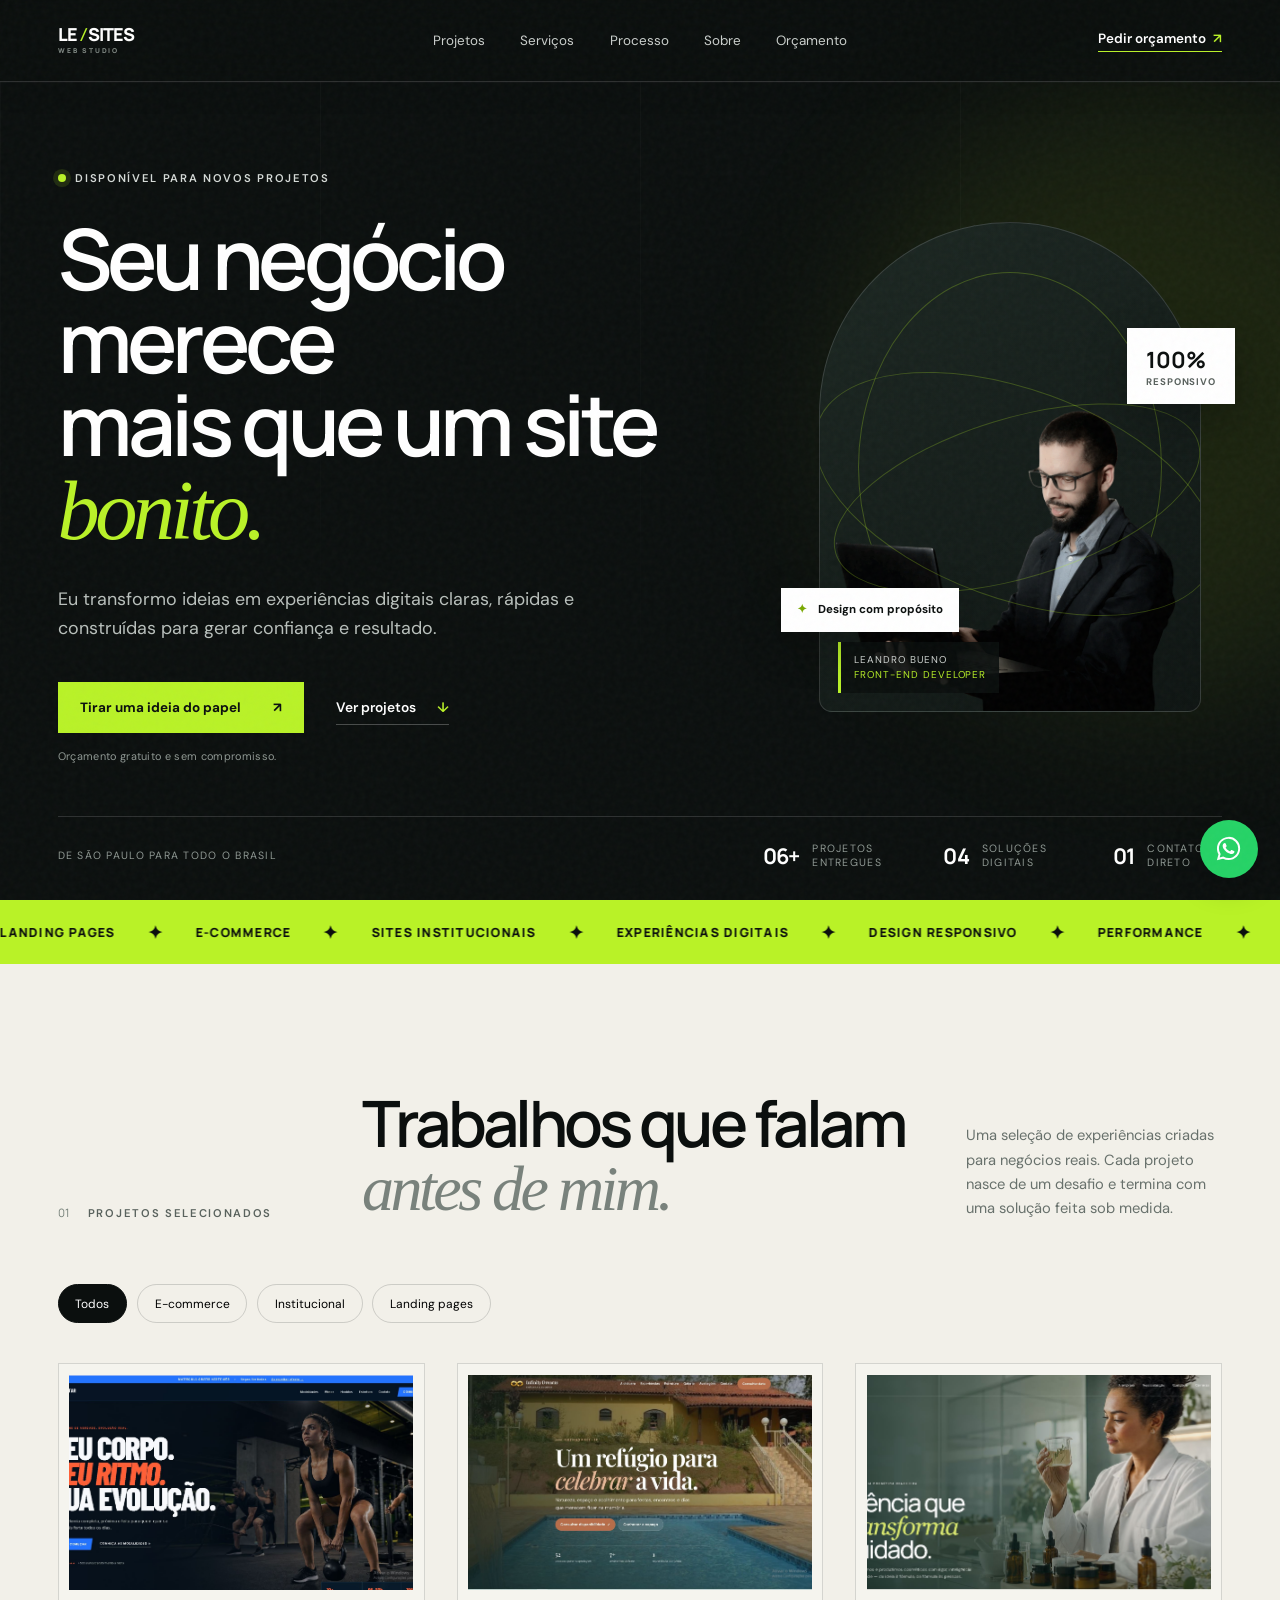
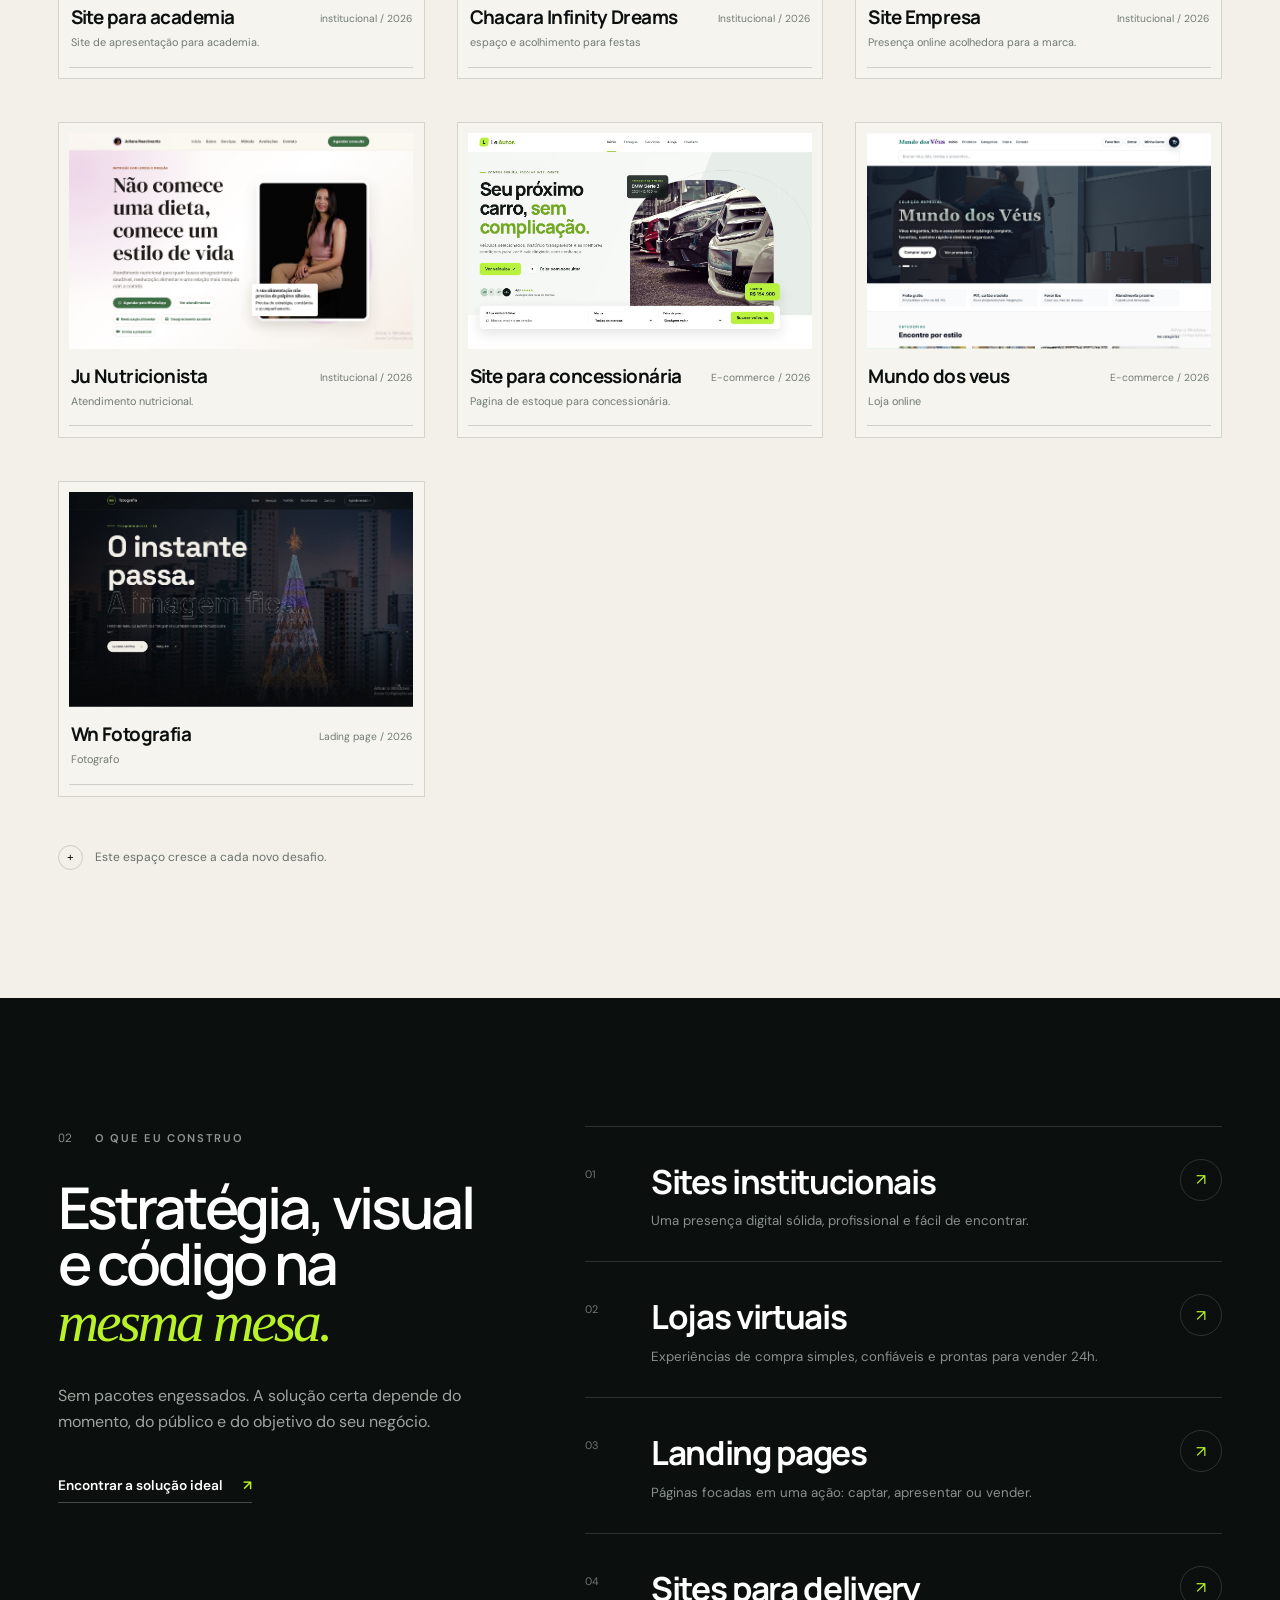
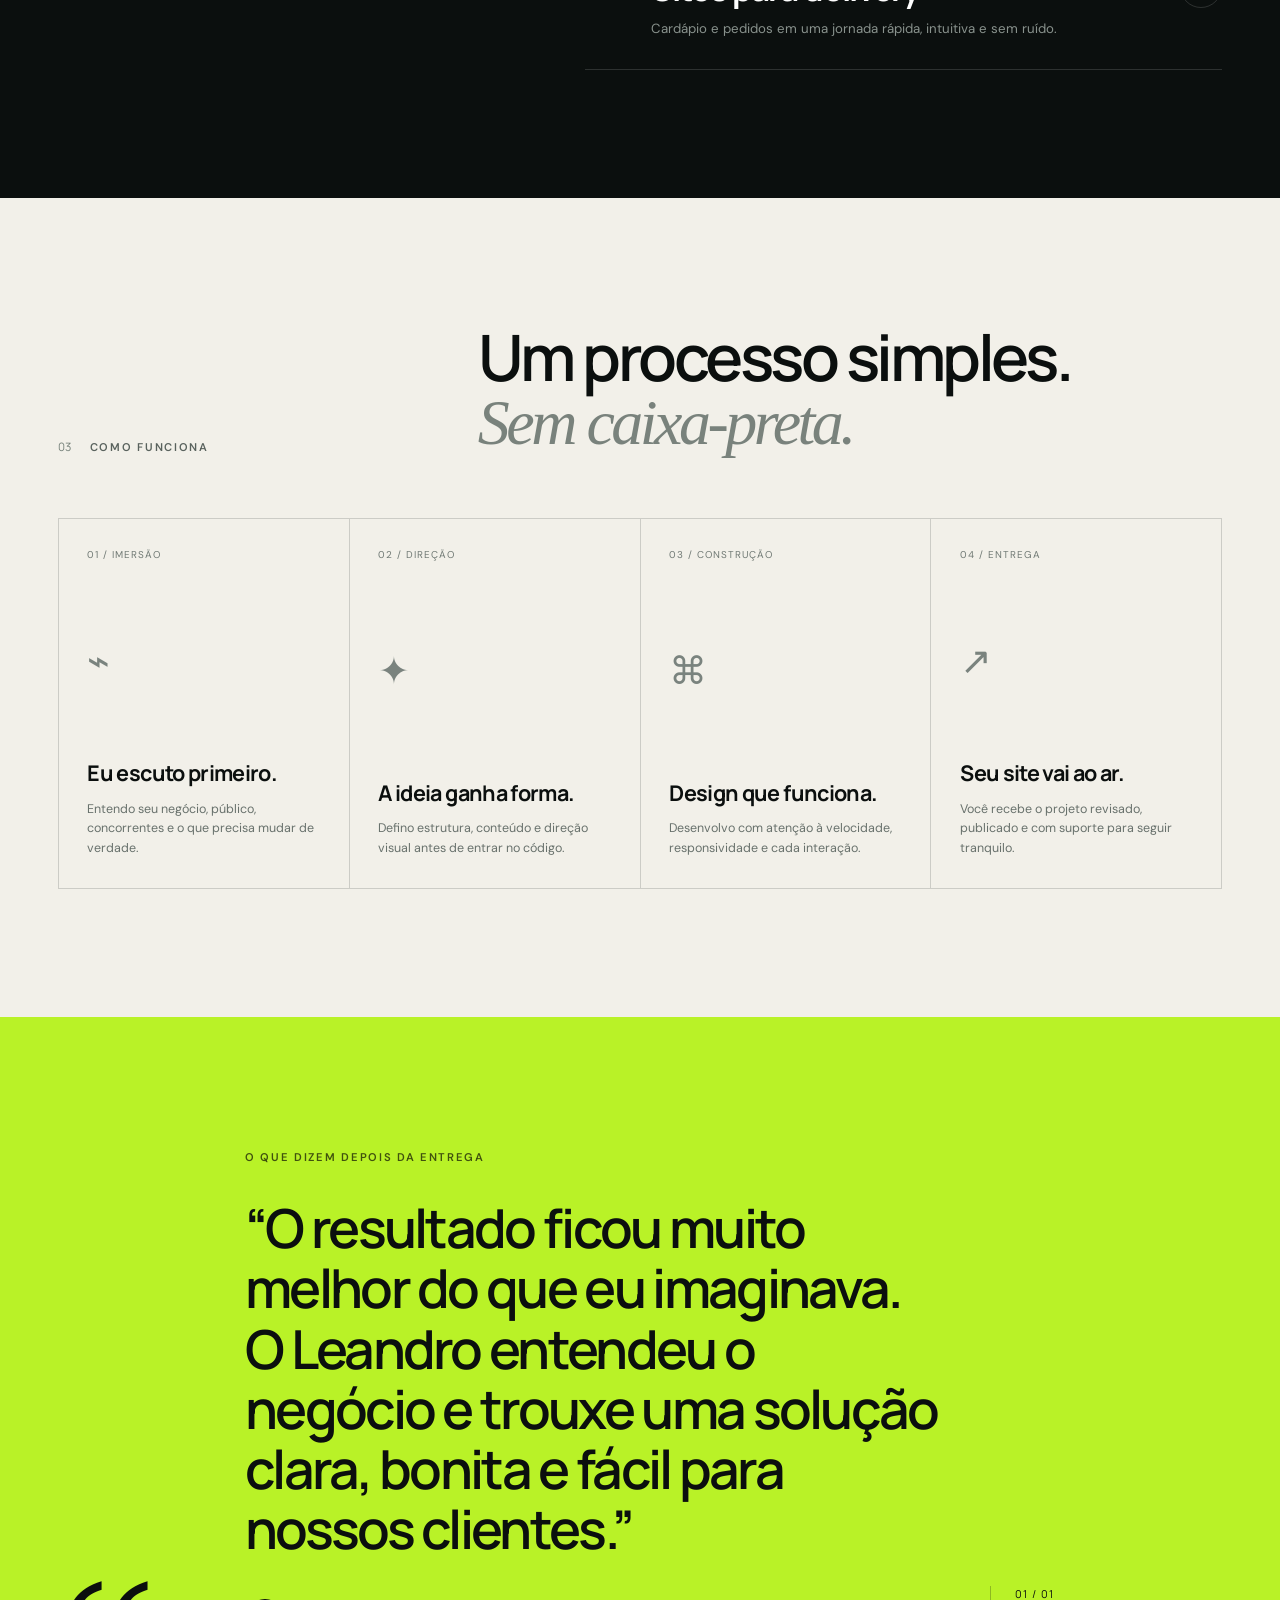
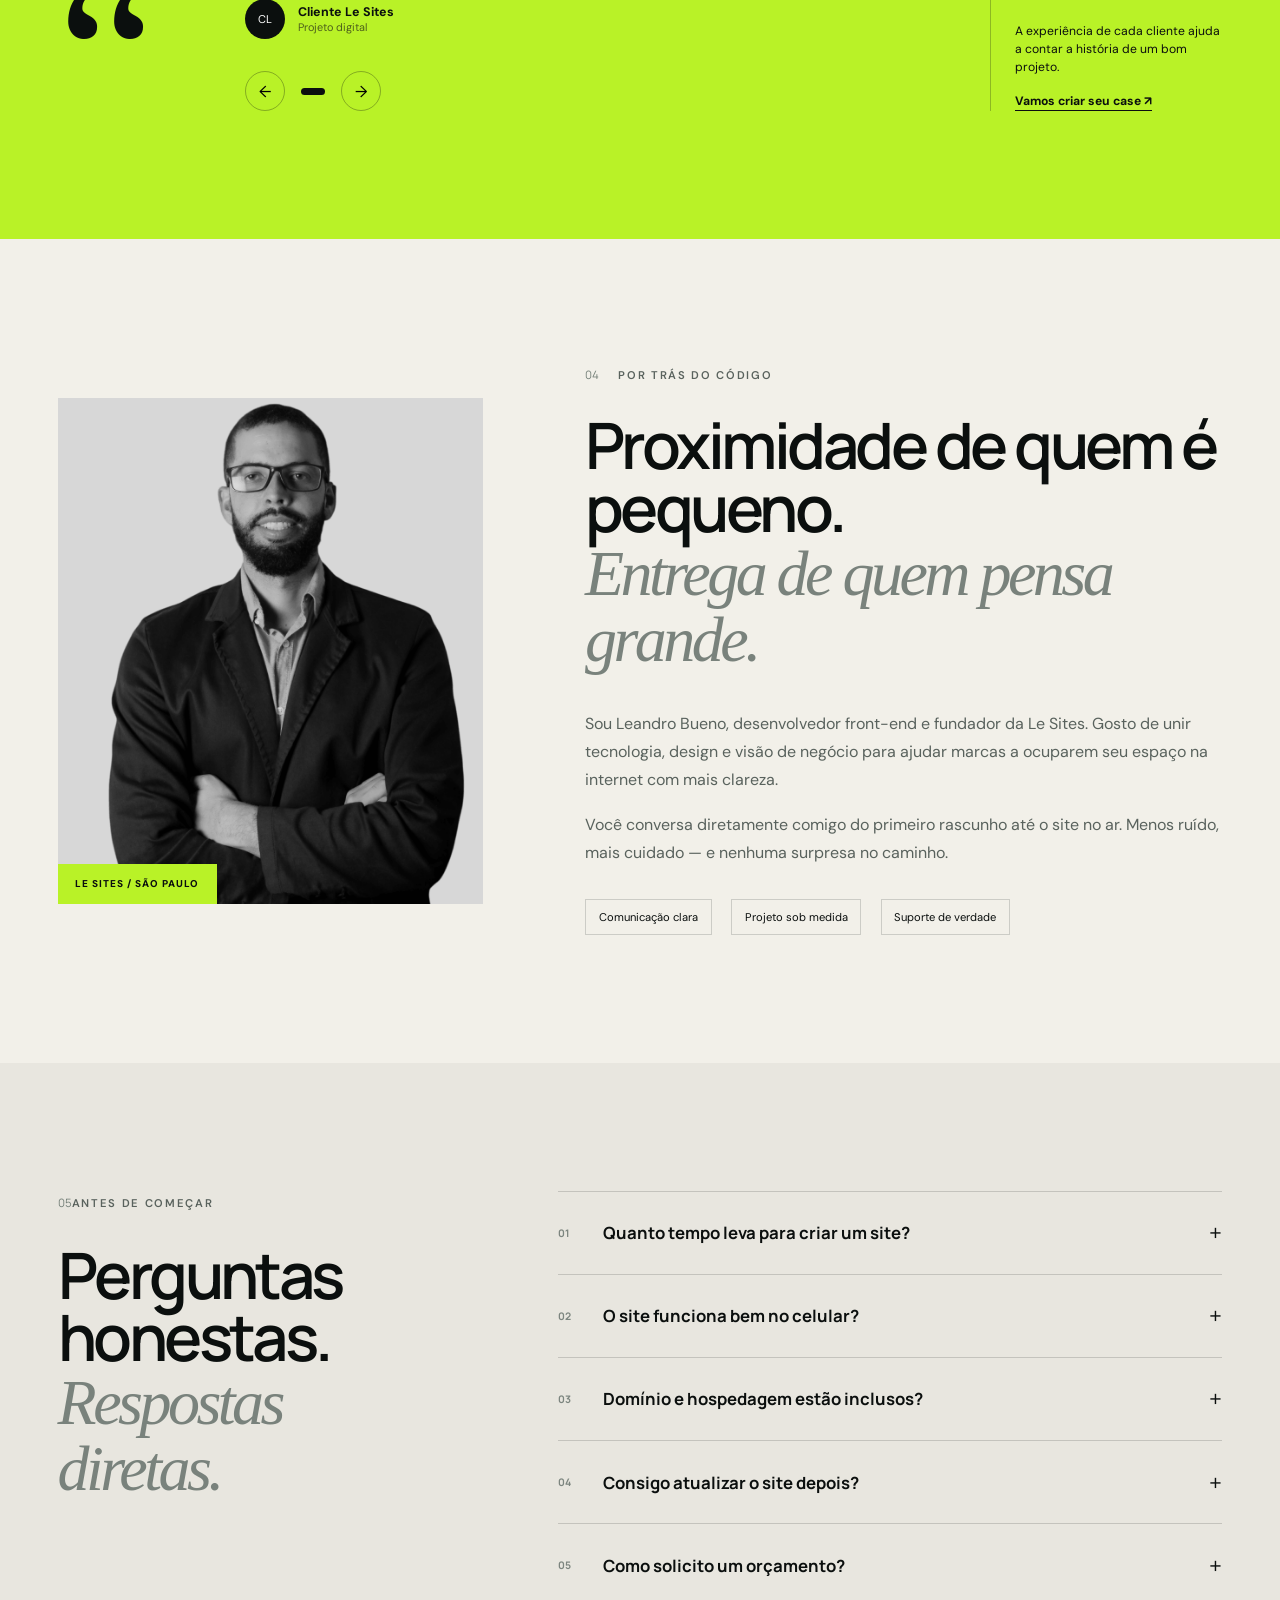
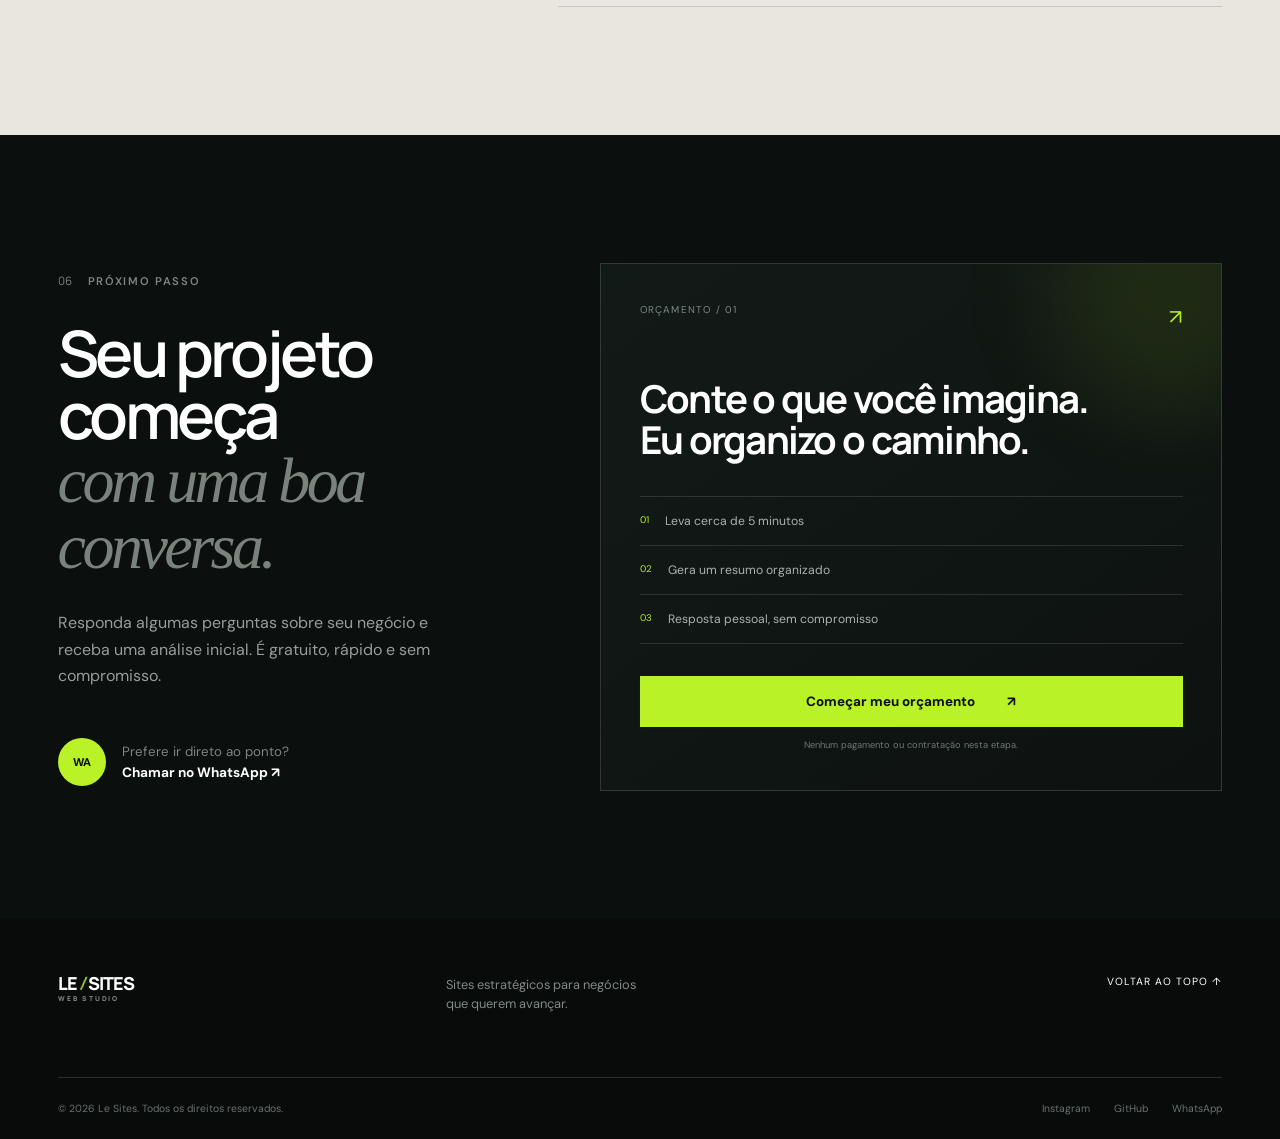
<file: index.html>
<!DOCTYPE html>
<html lang="pt-BR">
<head>
  <meta charset="UTF-8">
  <meta name="viewport" content="width=device-width, initial-scale=1.0">
  <meta name="description" content="Le Sites — sites estratégicos, lojas virtuais e landing pages que transformam presença digital em negócio.">
  <meta name="theme-color" content="#0b0f0e">
  <title>Le Sites — Sites que trabalham pelo seu negócio</title>
  <link rel="preconnect" href="https://fonts.googleapis.com">
  <link rel="preconnect" href="https://fonts.gstatic.com" crossorigin>
  <link href="https://fonts.googleapis.com/css2?family=DM+Sans:wght@400;500;600;700&family=Manrope:wght@500;600;700;800&display=swap" rel="stylesheet">
  <link rel="stylesheet" href="styles.css">
</head>
<body>
  <div class="noise" aria-hidden="true"></div>
  <header class="site-header" id="topo">
    <a class="brand brand-signature" href="#inicio" aria-label="Le Sites, início">
      <span class="brand-lockup"><strong>LE</strong><i>/</i><b>SITES</b></span><small>WEB STUDIO</small>
    </a>
    <nav class="desktop-nav" aria-label="Navegação principal">
      <a href="#projetos">Projetos</a>
      <a href="#servicos">Serviços</a>
      <a href="#processo">Processo</a>
      <a href="#sobre">Sobre</a>
      <a href="orcamento.html">Orçamento</a>
    </nav>
    <a class="header-cta" href="orcamento.html">Pedir orçamento <span>↗</span></a>
    <button class="menu-toggle" type="button" aria-label="Abrir menu" aria-expanded="false">
      <span></span><span></span>
    </button>
  </header>

  <div class="mobile-menu" aria-hidden="true">
    <nav>
      <a href="#projetos">Projetos <span>01</span></a>
      <a href="#servicos">Serviços <span>02</span></a>
      <a href="#processo">Processo <span>03</span></a>
      <a href="#sobre">Sobre <span>04</span></a>
      <a href="orcamento.html">Pedir orçamento <span>05</span></a>
      <a href="orcamento.html">Orçamento <span>06</span></a>
    </nav>
  </div>

  <main>
    <section class="hero" id="inicio">
      <div class="hero-grid" aria-hidden="true"></div>
      <div class="hero-copy reveal">
        <div class="eyebrow"><span class="status-dot"></span> Disponível para novos projetos</div>
        <h1>Seu negócio merece<br>mais que um site <em>bonito.</em></h1>
        <p>Eu transformo ideias em experiências digitais claras, rápidas e construídas para gerar confiança e resultado.</p>
        <div class="hero-actions">
          <a class="button button-primary" href="orcamento.html">Tirar uma ideia do papel <span>↗</span></a>
          <a class="text-link" href="#projetos">Ver projetos <span>↓</span></a>
        </div>
        <small class="no-commitment">Orçamento gratuito e sem compromisso.</small>
      </div>
      <div class="hero-visual reveal">
        <div class="portrait-wrap">
          <div class="portrait-label">LEANDRO BUENO<br><span>FRONT-END DEVELOPER</span></div>
          <img src="img/Perfil.png" alt="Leandro Bueno, desenvolvedor da Le Sites">
          <div class="orbit orbit-one"></div>
          <div class="orbit orbit-two"></div>
        </div>
        <div class="floating-note note-one"><span>✦</span> Design com propósito</div>
        <div class="floating-note note-two"><strong>100%</strong><span>Responsivo</span></div>
      </div>
      <div class="hero-footer reveal">
        <span>De São Paulo para todo o Brasil</span>
        <div class="hero-metrics">
          <div><strong>06+</strong><span>projetos entregues</span></div>
          <div><strong>04</strong><span>soluções digitais</span></div>
          <div><strong>01</strong><span>contato direto</span></div>
        </div>
      </div>
    </section>

    <section class="marquee" aria-label="Especialidades">
      <div class="marquee-track">
        <div class="marquee-group">
          <span>LANDING PAGES</span><i>✦</i><span>E-COMMERCE</span><i>✦</i><span>SITES INSTITUCIONAIS</span><i>✦</i><span>EXPERIÊNCIAS DIGITAIS</span><i>✦</i><span>DESIGN RESPONSIVO</span><i>✦</i><span>PERFORMANCE</span><i>✦</i><span>SEO</span><i>✦</i><span>CONVERSÃO</span><i>✦</i>
        </div>
        <div class="marquee-group" aria-hidden="true">
          <span>LANDING PAGES</span><i>✦</i><span>E-COMMERCE</span><i>✦</i><span>SITES INSTITUCIONAIS</span><i>✦</i><span>EXPERIÊNCIAS DIGITAIS</span><i>✦</i><span>DESIGN RESPONSIVO</span><i>✦</i><span>PERFORMANCE</span><i>✦</i><span>SEO</span><i>✦</i><span>CONVERSÃO</span><i>✦</i>
        </div>
      </div>
    </section>

    <section class="work section" id="projetos">
      <div class="section-heading reveal">
        <div><span class="section-number">01</span><span class="kicker">Projetos selecionados</span></div>
        <h2>Trabalhos que falam<br><em>antes de mim.</em></h2>
        <p>Uma seleção de experiências criadas para negócios reais. Cada projeto nasce de um desafio e termina com uma solução feita sob medida.</p>
      </div>
      <div class="project-filters reveal" role="group" aria-label="Filtrar projetos">
        <button class="filter is-active" data-filter="Todos">Todos</button>
        <button class="filter" data-filter="E-commerce">E-commerce</button>
        <button class="filter" data-filter="Institucional">Institucional</button>
        <button class="filter" data-filter="Landing page">Landing pages</button>
      </div>
      <div class="projects-grid" id="projectsGrid"></div>
      <p class="portfolio-note reveal"><span>+</span> Este espaço cresce a cada novo desafio.</p>
    </section>

    <section class="services section" id="servicos">
      <div class="services-intro reveal">
        <span class="section-number">02</span>
        <span class="kicker">O que eu construo</span>
        <h2>Estratégia, visual<br>e código na <em>mesma mesa.</em></h2>
        <p>Sem pacotes engessados. A solução certa depende do momento, do público e do objetivo do seu negócio.</p>
        <a class="text-link light" href="orcamento.html">Encontrar a solução ideal <span>↗</span></a>
      </div>
      <div class="services-list">
        <article class="service-item reveal">
          <span>01</span><div><h3>Sites institucionais</h3><p>Uma presença digital sólida, profissional e fácil de encontrar.</p></div><i>↗</i>
        </article>
        <article class="service-item reveal">
          <span>02</span><div><h3>Lojas virtuais</h3><p>Experiências de compra simples, confiáveis e prontas para vender 24h.</p></div><i>↗</i>
        </article>
        <article class="service-item reveal">
          <span>03</span><div><h3>Landing pages</h3><p>Páginas focadas em uma ação: captar, apresentar ou vender.</p></div><i>↗</i>
        </article>
        <article class="service-item reveal">
          <span>04</span><div><h3>Sites para delivery</h3><p>Cardápio e pedidos em uma jornada rápida, intuitiva e sem ruído.</p></div><i>↗</i>
        </article>
      </div>
    </section>

    <section class="process section" id="processo">
      <div class="section-heading compact reveal">
        <div><span class="section-number">03</span><span class="kicker">Como funciona</span></div>
        <h2>Um processo simples.<br><em>Sem caixa-preta.</em></h2>
      </div>
      <div class="process-grid">
        <article class="process-card reveal"><span>01 / IMERSÃO</span><div class="process-icon">⌁</div><h3>Eu escuto primeiro.</h3><p>Entendo seu negócio, público, concorrentes e o que precisa mudar de verdade.</p></article>
        <article class="process-card reveal"><span>02 / DIREÇÃO</span><div class="process-icon">✦</div><h3>A ideia ganha forma.</h3><p>Defino estrutura, conteúdo e direção visual antes de entrar no código.</p></article>
        <article class="process-card reveal"><span>03 / CONSTRUÇÃO</span><div class="process-icon">⌘</div><h3>Design que funciona.</h3><p>Desenvolvo com atenção à velocidade, responsividade e cada interação.</p></article>
        <article class="process-card reveal"><span>04 / ENTREGA</span><div class="process-icon">↗</div><h3>Seu site vai ao ar.</h3><p>Você recebe o projeto revisado, publicado e com suporte para seguir tranquilo.</p></article>
      </div>
    </section>

    <section class="testimonial section" id="avaliacoes" aria-label="Avaliações de clientes">
      <div class="quote-mark">“</div>
      <div class="testimonial-content reveal">
        <span class="kicker">O que dizem depois da entrega</span>
        <div class="testimonial-slide" id="testimonialSlide" aria-live="polite"></div>
        <div class="testimonial-controls">
          <button type="button" id="testimonialPrev" aria-label="Avaliação anterior">←</button>
          <div id="testimonialDots" class="testimonial-dots" aria-label="Selecionar avaliação"></div>
          <button type="button" id="testimonialNext" aria-label="Próxima avaliação">→</button>
        </div>
      </div>
      <div class="testimonial-side reveal">
        <span id="testimonialCounter">01 / 01</span>
        <p>A experiência de cada cliente ajuda a contar a história de um bom projeto.</p>
        <a href="orcamento.html">Vamos criar seu case <span>↗</span></a>
      </div>
    </section>

    <section class="about section" id="sobre">
      <div class="about-photo reveal">
        <img src="img/Capturar.png" alt="Leandro Bueno trabalhando em um projeto">
        <span class="photo-caption">LE SITES / SÃO PAULO</span>
      </div>
      <div class="about-copy reveal">
        <div><span class="section-number">04</span><span class="kicker">Por trás do código</span></div>
        <h2>Proximidade de quem é pequeno.<br><em>Entrega de quem pensa grande.</em></h2>
        <p>Sou Leandro Bueno, desenvolvedor front-end e fundador da Le Sites. Gosto de unir tecnologia, design e visão de negócio para ajudar marcas a ocuparem seu espaço na internet com mais clareza.</p>
        <p>Você conversa diretamente comigo do primeiro rascunho até o site no ar. Menos ruído, mais cuidado — e nenhuma surpresa no caminho.</p>
        <div class="about-values"><span>Comunicação clara</span><span>Projeto sob medida</span><span>Suporte de verdade</span></div>
      </div>
    </section>

    <section class="faq section">
      <div class="faq-heading reveal"><span class="section-number">05</span><span class="kicker">Antes de começar</span><h2>Perguntas honestas.<br><em>Respostas diretas.</em></h2></div>
      <div class="accordion">
        <details class="reveal"><summary><span>01</span>Quanto tempo leva para criar um site?<i>+</i></summary><p>Depende do tamanho e da complexidade. Uma landing page pode ficar pronta em poucos dias; projetos maiores pedem algumas semanas. O prazo é combinado com clareza antes do início.</p></details>
        <details class="reveal"><summary><span>02</span>O site funciona bem no celular?<i>+</i></summary><p>Sim. Todo projeto é desenvolvido para funcionar com qualidade em celulares, tablets e computadores.</p></details>
        <details class="reveal"><summary><span>03</span>Domínio e hospedagem estão inclusos?<i>+</i></summary><p>Posso orientar e cuidar de toda a configuração. Os custos de domínio e hospedagem são apresentados separadamente para que você saiba exatamente pelo que está pagando.</p></details>
        <details class="reveal"><summary><span>04</span>Consigo atualizar o site depois?<i>+</i></summary><p>Sim. A melhor forma depende do projeto: posso deixar áreas fáceis de atualizar ou fazer a manutenção para você.</p></details>
        <details class="reveal"><summary><span>05</span>Como solicito um orçamento?<i>+</i></summary><p>É só abrir a página “Pedir orçamento” ou me chamar no WhatsApp. Vou entender sua necessidade antes de propor qualquer solução — sem compromisso.</p></details>
      </div>
    </section>

    <section class="contact contact-cta section" id="contato">
      <div class="contact-copy reveal">
        <span class="section-number">06</span><span class="kicker">Próximo passo</span>
        <h2>Seu projeto começa<br><em>com uma boa conversa.</em></h2>
        <p>Responda algumas perguntas sobre seu negócio e receba uma análise inicial. É gratuito, rápido e sem compromisso.</p>
        <a class="whatsapp-direct" href="https://wa.me/5511974710821" target="_blank" rel="noopener"><span>WA</span><div><small>Prefere ir direto ao ponto?</small><strong>Chamar no WhatsApp ↗</strong></div></a>
      </div>
      <div class="proposal-card reveal">
        <div class="proposal-top"><span>ORÇAMENTO / 01</span><i>↗</i></div>
        <h3>Conte o que você imagina.<br>Eu organizo o caminho.</h3>
        <ul><li><span>01</span>Leva cerca de 5 minutos</li><li><span>02</span>Gera um resumo organizado</li><li><span>03</span>Resposta pessoal, sem compromisso</li></ul>
        <a class="button button-primary proposal-button" href="orcamento.html">Começar meu orçamento <span>↗</span></a>
        <small>Nenhum pagamento ou contratação nesta etapa.</small>
      </div>
    </section>
  </main>

  <footer>
    <div class="footer-top"><a class="brand brand-signature" href="#inicio"><span class="brand-lockup"><strong>LE</strong><i>/</i><b>SITES</b></span><small>WEB STUDIO</small></a><p>Sites estratégicos para negócios<br>que querem avançar.</p><a class="back-top" href="#inicio">VOLTAR AO TOPO ↑</a></div>
    <div class="footer-bottom"><span>© <span id="year"></span> Le Sites. Todos os direitos reservados.</span><div><a href="https://www.instagram.com/lesites/" target="_blank" rel="noopener">Instagram</a><a href="https://github.com/Lesitesdev" target="_blank" rel="noopener">GitHub</a><a href="https://wa.me/5511974710821" target="_blank" rel="noopener">WhatsApp</a></div></div>
  </footer>
  <a class="whatsapp-float" href="https://wa.me/5511974710821?text=Olá,%20Leandro!%20Quero%20conversar%20sobre%20um%20site." aria-label="Conversar no WhatsApp" target="_blank" rel="noopener"><img src="img/bxl-whatsapp.svg" alt=""><span>Vamos conversar?</span></a>
  <script src="conteudo.js"></script>
  <script src="script.js"></script>
</body>
</html>
</file>
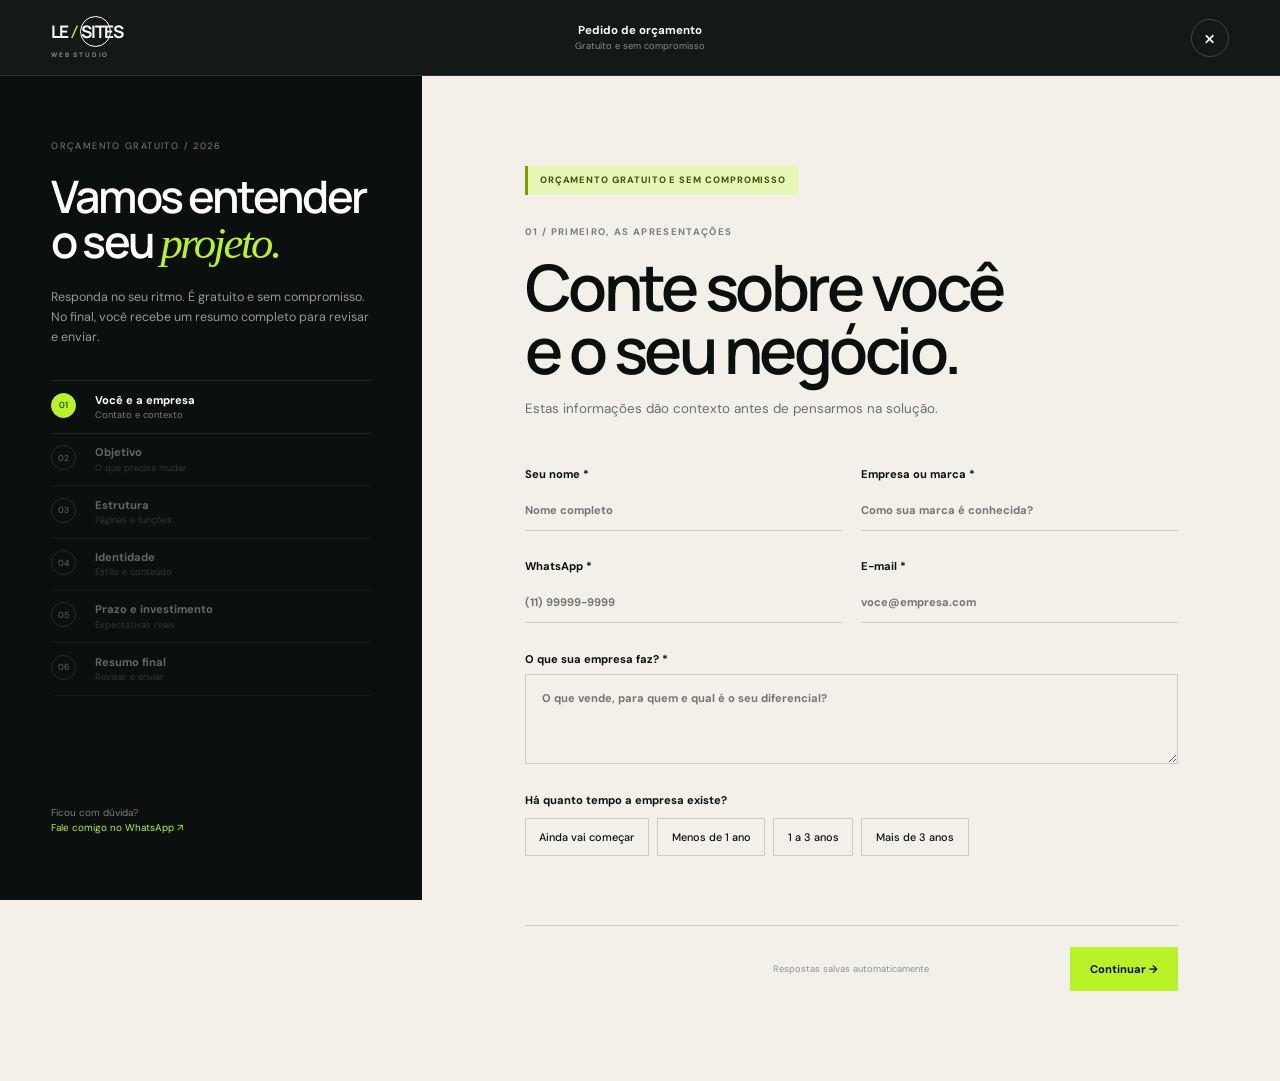
<file: briefing.html>
<!DOCTYPE html><html lang="pt-BR"><head><meta charset="UTF-8"><meta name="viewport" content="width=device-width,initial-scale=1"><meta http-equiv="refresh" content="0;url=orcamento.html"><title>Pedido de orçamento — Le Sites</title></head><body><p>Redirecionando para o <a href="orcamento.html">pedido de orçamento</a>…</p></body></html>
</file>
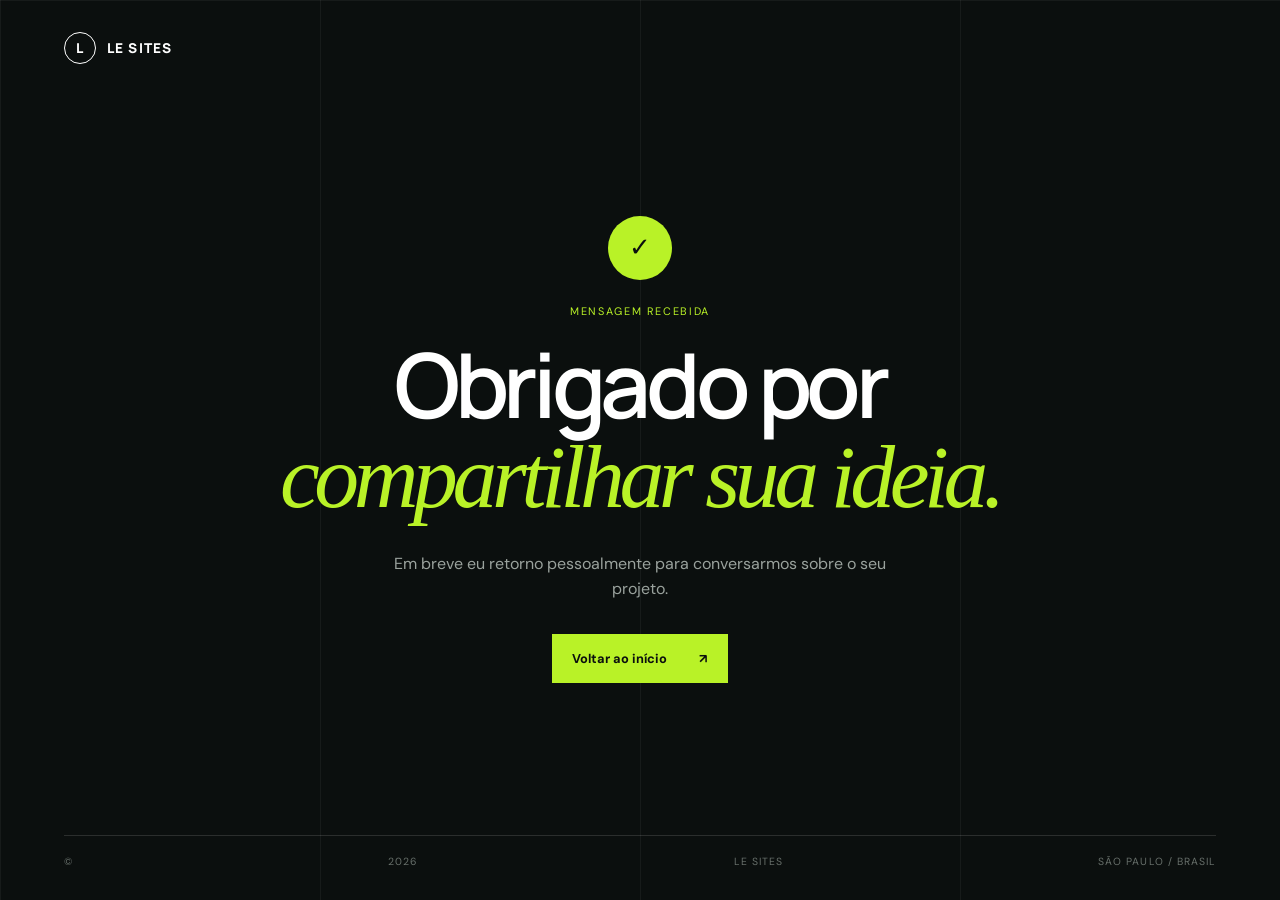
<file: Obrigado.html>
<!DOCTYPE html>
<html lang="pt-BR">
<head>
  <meta charset="UTF-8"><meta name="viewport" content="width=device-width, initial-scale=1.0">
  <meta name="theme-color" content="#0b0f0e"><title>Mensagem enviada — Le Sites</title>
  <link rel="preconnect" href="https://fonts.googleapis.com"><link rel="preconnect" href="https://fonts.gstatic.com" crossorigin>
  <link href="https://fonts.googleapis.com/css2?family=DM+Sans:wght@400;600;700&family=Manrope:wght@600;700;800&display=swap" rel="stylesheet"><link rel="stylesheet" href="obrigado.css">
</head>
<body>
  <main>
    <a class="brand" href="index.html"><span>L</span> LE SITES</a>
    <section><div class="check">✓</div><p>Mensagem recebida</p><h1>Obrigado por<br><em>compartilhar sua ideia.</em></h1><p class="lead">Em breve eu retorno pessoalmente para conversarmos sobre o seu projeto.</p><a href="index.html">Voltar ao início <span>↗</span></a></section>
    <footer>© <span id="year"></span> Le Sites <i>São Paulo / Brasil</i></footer>
  </main><script>document.querySelector('#year').textContent=new Date().getFullYear()</script>
</body></html>
</file>
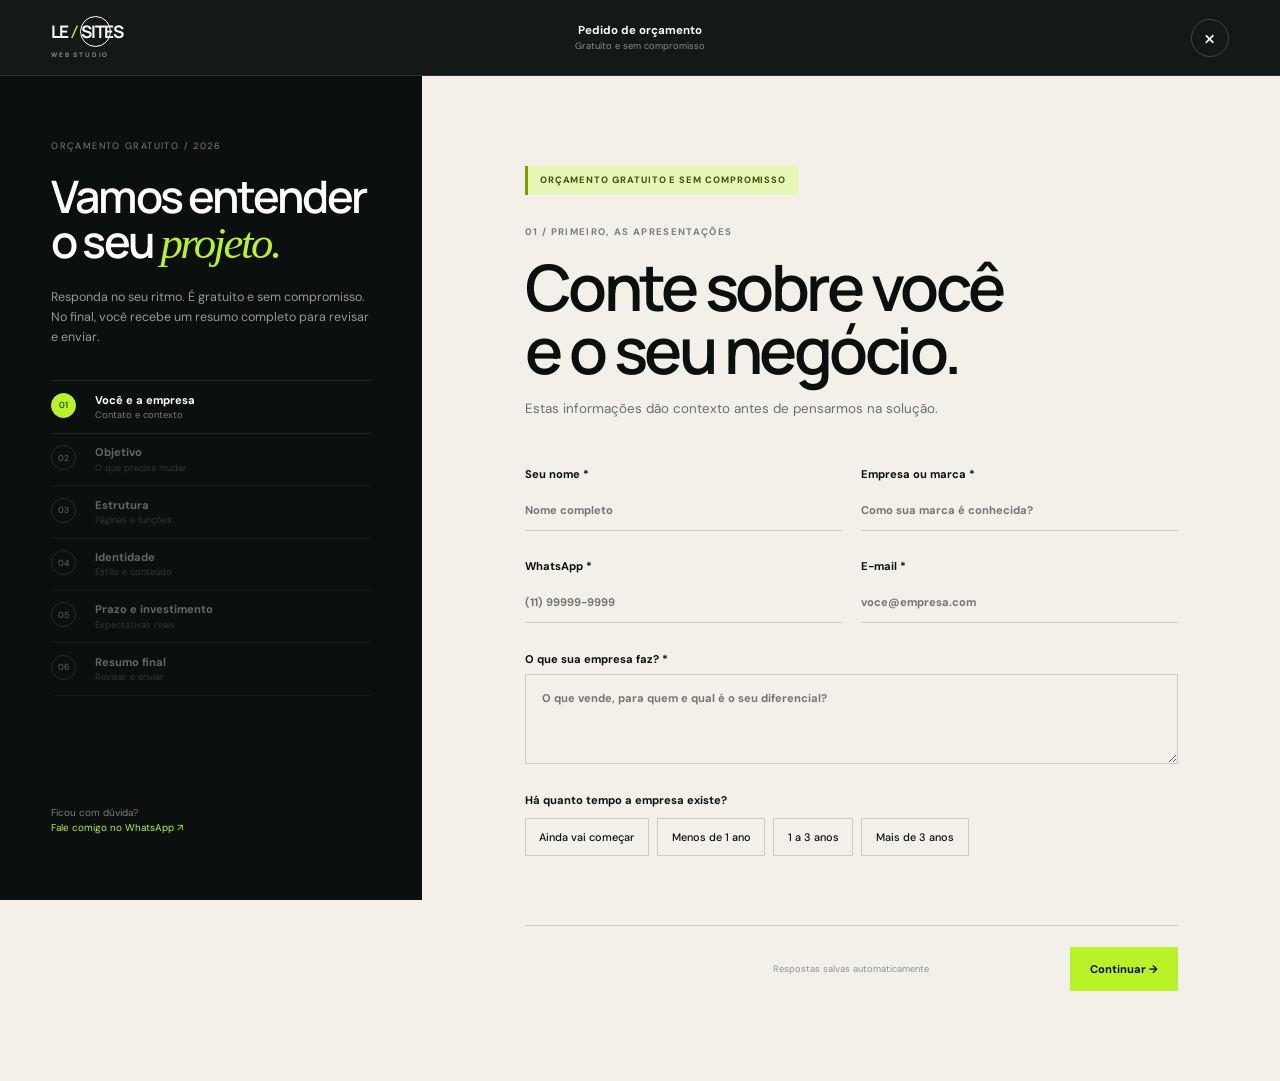
<file: orcamento.html>
<!DOCTYPE html>
<html lang="pt-BR">
<head>
  <meta charset="UTF-8"><meta name="viewport" content="width=device-width,initial-scale=1">
  <meta name="theme-color" content="#0b0f0e"><meta name="description" content="Briefing profissional para criação de sites — Le Sites.">
  <title>Pedido de orçamento — Le Sites</title>
  <link rel="preconnect" href="https://fonts.googleapis.com"><link rel="preconnect" href="https://fonts.gstatic.com" crossorigin>
  <link href="https://fonts.googleapis.com/css2?family=DM+Sans:wght@400;500;600;700&family=Manrope:wght@500;600;700;800&display=swap" rel="stylesheet">
  <link rel="stylesheet" href="briefing.css">
  <link rel="stylesheet" href="briefing-extra.css">
</head>
<body>
  <header><a class="brand brand-signature" href="index.html"><span class="brand-lockup"><strong>LE</strong><i>/</i><b>SITES</b></span><small>WEB STUDIO</small></a><div><strong>Pedido de orçamento</strong><small>Gratuito e sem compromisso</small></div><a class="close" href="index.html" aria-label="Fechar">×</a></header>
  <main>
    <aside>
      <span class="mini">ORÇAMENTO GRATUITO / 2026</span><h1>Vamos entender<br>o seu <em>projeto.</em></h1>
      <p>Responda no seu ritmo. É gratuito e sem compromisso. No final, você recebe um resumo completo para revisar e enviar.</p>
      <ol id="stepList">
        <li class="active"><i>01</i><span><b>Você e a empresa</b><small>Contato e contexto</small></span></li>
        <li><i>02</i><span><b>Objetivo</b><small>O que precisa mudar</small></span></li>
        <li><i>03</i><span><b>Estrutura</b><small>Páginas e funções</small></span></li>
        <li><i>04</i><span><b>Identidade</b><small>Estilo e conteúdo</small></span></li>
        <li><i>05</i><span><b>Prazo e investimento</b><small>Expectativas reais</small></span></li>
        <li><i>06</i><span><b>Resumo final</b><small>Revisar e enviar</small></span></li>
      </ol>
      <p class="help">Ficou com dúvida?<br><a href="https://wa.me/5511974710821" target="_blank">Fale comigo no WhatsApp ↗</a></p>
    </aside>
    <section class="panel">
      <div class="mobile-progress"><span id="stepCounter">ETAPA 1 DE 6</span><div><i id="progress"></i></div></div>
      <form id="briefingForm" action="https://formsubmit.co/lesites.dev@gmail.com" method="post" data-recipient="lesites.dev@gmail.com" novalidate>
        <input type="hidden" name="_subject" value="Novo pedido de orçamento — Le Sites">
        <input type="hidden" name="_template" value="table">
        <input type="hidden" name="_captcha" value="false">
        <input type="hidden" name="_next" id="redirectTo" value="Obrigado.html">
        <input type="hidden" name="_replyto" id="replyTo">
        <textarea name="message" id="emailSummary" hidden></textarea>
        <fieldset class="step active">
          <div class="free-badge">ORÇAMENTO GRATUITO E SEM COMPROMISSO</div><div class="heading"><span>01 / PRIMEIRO, AS APRESENTAÇÕES</span><h2>Conte sobre você<br>e o seu negócio.</h2><p>Estas informações dão contexto antes de pensarmos na solução.</p></div>
          <div class="two"><label>Seu nome *<input name="nome" required placeholder="Nome completo"></label><label>Empresa ou marca *<input name="empresa" required placeholder="Como sua marca é conhecida?"></label></div>
          <div class="two"><label>WhatsApp *<input name="whatsapp" type="tel" required placeholder="(11) 99999-9999"></label><label>E-mail *<input name="email" type="email" required placeholder="voce@empresa.com"></label></div>
          <label>O que sua empresa faz? *<textarea name="negocio" required rows="4" placeholder="O que vende, para quem e qual é o seu diferencial?"></textarea></label>
          <div class="question"><legend>Há quanto tempo a empresa existe?</legend><div class="choices"><label><input type="radio" name="tempo" value="Ainda vai começar"><span>Ainda vai começar</span></label><label><input type="radio" name="tempo" value="Menos de 1 ano"><span>Menos de 1 ano</span></label><label><input type="radio" name="tempo" value="1 a 3 anos"><span>1 a 3 anos</span></label><label><input type="radio" name="tempo" value="Mais de 3 anos"><span>Mais de 3 anos</span></label></div></div>
        </fieldset>

        <fieldset class="step">
          <div class="heading"><span>02 / A RAZÃO DO PROJETO</span><h2>Onde você quer<br><em>chegar?</em></h2><p>Um bom site começa com um objetivo claro.</p></div>
          <div class="question required-choice"><legend>Qual projeto você imagina? *</legend><div class="cards"><label><input type="radio" name="tipo" value="Site institucional"><span><b>Site institucional</b><small>Apresentar empresa e serviços.</small></span></label><label><input type="radio" name="tipo" value="Loja virtual"><span><b>Loja virtual</b><small>Expor e vender produtos.</small></span></label><label><input type="radio" name="tipo" value="Landing page"><span><b>Landing page</b><small>Divulgar e captar contatos.</small></span></label><label><input type="radio" name="tipo" value="Delivery / pedidos"><span><b>Delivery / pedidos</b><small>Cardápio e atendimento.</small></span></label><label><input type="radio" name="tipo" value="Redesign"><span><b>Redesign</b><small>Modernizar um site existente.</small></span></label><label><input type="radio" name="tipo" value="Ainda não sei"><span><b>Ainda não sei</b><small>Preciso de orientação.</small></span></label></div></div>
          <div class="question"><legend>Principais objetivos <small>(escolha vários)</small></legend><div class="choices"><label><input type="checkbox" name="objetivos" value="Transmitir credibilidade"><span>Credibilidade</span></label><label><input type="checkbox" name="objetivos" value="Conseguir clientes"><span>Conseguir clientes</span></label><label><input type="checkbox" name="objetivos" value="Vender online"><span>Vender online</span></label><label><input type="checkbox" name="objetivos" value="Apresentar serviços"><span>Apresentar serviços</span></label><label><input type="checkbox" name="objetivos" value="Receber pedidos"><span>Receber pedidos</span></label><label><input type="checkbox" name="objetivos" value="Aparecer no Google"><span>Aparecer no Google</span></label></div></div>
          <label>Quem é seu cliente ideal? *<textarea name="publico" required rows="3" placeholder="Idade, região, interesses, necessidades ou perfil."></textarea></label>
          <label>Concorrentes ou sites de referência<textarea name="concorrentes" rows="3" placeholder="Links, nomes e o que chama atenção em cada um."></textarea></label>
        </fieldset>

        <fieldset class="step">
          <div class="heading"><span>03 / O QUE PRECISA EXISTIR</span><h2>Vamos montar<br>a <em>estrutura.</em></h2><p>Marque o que considera necessário. Ajustaremos juntos depois.</p></div>
          <div class="question"><legend>Páginas desejadas</legend><div class="check-grid"><label><input type="checkbox" name="paginas" value="Início"><span>Início</span></label><label><input type="checkbox" name="paginas" value="Sobre"><span>Sobre</span></label><label><input type="checkbox" name="paginas" value="Serviços"><span>Serviços</span></label><label><input type="checkbox" name="paginas" value="Produtos / catálogo"><span>Produtos / catálogo</span></label><label><input type="checkbox" name="paginas" value="Portfólio"><span>Portfólio</span></label><label><input type="checkbox" name="paginas" value="Depoimentos"><span>Depoimentos</span></label><label><input type="checkbox" name="paginas" value="Blog"><span>Blog / notícias</span></label><label><input type="checkbox" name="paginas" value="FAQ"><span>Perguntas frequentes</span></label><label><input type="checkbox" name="paginas" value="Contato"><span>Contato</span></label></div></div>
          <div class="question"><legend>Funcionalidades necessárias</legend><div class="check-grid"><label><input type="checkbox" name="funcoes" value="WhatsApp"><span>WhatsApp</span></label><label><input type="checkbox" name="funcoes" value="Formulário"><span>Formulário</span></label><label><input type="checkbox" name="funcoes" value="Mapa"><span>Mapa</span></label><label><input type="checkbox" name="funcoes" value="Agendamento"><span>Agendamento</span></label><label><input type="checkbox" name="funcoes" value="Pagamento online"><span>Pagamento online</span></label><label><input type="checkbox" name="funcoes" value="Área de login"><span>Área de login</span></label><label><input type="checkbox" name="funcoes" value="Redes sociais"><span>Redes sociais</span></label><label><input type="checkbox" name="funcoes" value="Newsletter"><span>Newsletter</span></label><label><input type="checkbox" name="funcoes" value="Chat online"><span>Chat online</span></label></div></div>
          <label>Alguma função específica?<textarea name="funcao_extra" rows="3" placeholder="Descreva o que o visitante precisa conseguir fazer."></textarea></label>
          <div class="question"><legend>O conteúdo será atualizado?</legend><div class="choices"><label><input type="radio" name="atualizacao" value="Quero atualizar sozinho"><span>Quero atualizar</span></label><label><input type="radio" name="atualizacao" value="Quero manutenção"><span>Quero manutenção</span></label><label><input type="radio" name="atualizacao" value="Raramente"><span>Raramente</span></label><label><input type="radio" name="atualizacao" value="Ainda não sei"><span>Ainda não sei</span></label></div></div>
        </fieldset>

        <fieldset class="step">
          <div class="heading"><span>04 / PERSONALIDADE DA MARCA</span><h2>Como deve<br><em>parecer e soar?</em></h2><p>Escolha as sensações que mais combinam com a marca.</p></div>
          <div class="question"><legend>Estilo visual <small>(até 3)</small></legend><div class="choices limit"><label><input type="checkbox" name="estilo" value="Moderno"><span>Moderno</span></label><label><input type="checkbox" name="estilo" value="Minimalista"><span>Minimalista</span></label><label><input type="checkbox" name="estilo" value="Elegante"><span>Elegante</span></label><label><input type="checkbox" name="estilo" value="Criativo"><span>Criativo</span></label><label><input type="checkbox" name="estilo" value="Acolhedor"><span>Acolhedor</span></label><label><input type="checkbox" name="estilo" value="Tecnológico"><span>Tecnológico</span></label><label><input type="checkbox" name="estilo" value="Sofisticado"><span>Sofisticado</span></label><label><input type="checkbox" name="estilo" value="Divertido"><span>Divertido</span></label></div></div>
          <label>Cores desejadas ou proibidas<input name="cores" placeholder="Ex.: gosto de azul-marinho; evitar vermelho."></label>
          <div class="question"><legend>Já possui identidade visual?</legend><div class="choices"><label><input type="radio" name="identidade" value="Completa"><span>Sim, completa</span></label><label><input type="radio" name="identidade" value="Só logotipo"><span>Só logotipo</span></label><label><input type="radio" name="identidade" value="Não possui"><span>Não possui</span></label><label><input type="radio" name="identidade" value="Precisa atualizar"><span>Precisa atualizar</span></label></div></div>
          <div class="question"><legend>Materiais disponíveis</legend><div class="check-grid"><label><input type="checkbox" name="materiais" value="Textos prontos"><span>Textos prontos</span></label><label><input type="checkbox" name="materiais" value="Fotos profissionais"><span>Fotos profissionais</span></label><label><input type="checkbox" name="materiais" value="Logo em qualidade"><span>Logo em qualidade</span></label><label><input type="checkbox" name="materiais" value="Preciso de textos"><span>Preciso de textos</span></label><label><input type="checkbox" name="materiais" value="Preciso de imagens"><span>Preciso de imagens</span></label><label><input type="checkbox" name="materiais" value="Preciso de identidade"><span>Preciso de identidade</span></label></div></div>
          <label>Referências visuais<textarea name="referencias_visuais" rows="3" placeholder="Links de sites, perfis ou marcas e o que você gosta neles."></textarea></label>
        </fieldset>

        <fieldset class="step">
          <div class="heading"><span>05 / EXPECTATIVAS REAIS</span><h2>Prazo, investimento<br>e <em>prioridades.</em></h2><p>Isso permite indicar uma solução possível e transparente.</p></div>
          <div class="question required-choice"><legend>Quando deseja lançar? *</legend><div class="cards two-cards"><label><input type="radio" name="prazo" value="Até 15 dias"><span><b>Até 15 dias</b><small>Tenho urgência ou campanha.</small></span></label><label><input type="radio" name="prazo" value="Em 30 dias"><span><b>Em 30 dias</b><small>Quero começar em breve.</small></span></label><label><input type="radio" name="prazo" value="2 a 3 meses"><span><b>2 a 3 meses</b><small>Posso planejar com calma.</small></span></label><label><input type="radio" name="prazo" value="Sem prazo"><span><b>Sem prazo</b><small>Quero entender primeiro.</small></span></label></div></div>
          <div class="question required-choice"><legend>Faixa de investimento imaginada *</legend><div class="choices"><label><input type="radio" name="investimento" value="Até R$ 300"><span>Até R$ 300</span></label><label><input type="radio" name="investimento" value="R$ 1.500 a R$ 3.000"><span>R$ 1.500–3.000</span></label><label><input type="radio" name="investimento" value="R$ 3.000 a R$ 6.000"><span>R$ 3.000–6.000</span></label><label><input type="radio" name="investimento" value="Acima de R$ 6.000"><span>Acima de R$ 6.000</span></label><label><input type="radio" name="investimento" value="Quero orientação"><span>Quero orientação</span></label></div></div>
          <div class="two"><label>Já possui domínio?<input name="dominio" placeholder="Ex.: minhaempresa.com.br ou não"></label><label>Já possui hospedagem?<input name="hospedagem" placeholder="Qual empresa ou ainda não"></label></div>
          <label>O que tornaria este projeto um sucesso? *<textarea name="sucesso" required rows="4" placeholder="Ex.: receber pedidos, parecer profissional, reduzir dúvidas..."></textarea></label>
          <label>Algo mais que precisamos saber?<textarea name="observacoes" rows="3" placeholder="Restrições, preocupações, ideias ou prioridades."></textarea></label>
        </fieldset>

        <fieldset class="step summary-step">
          <div class="heading"><span>06 / TUDO ORGANIZADO</span><h2>Seu briefing está<br><em>pronto.</em></h2><p>Revise tudo. Você ainda pode voltar e alterar qualquer resposta.</p></div>
          <div id="summary" class="summary"></div>
          <label class="consent"><input type="checkbox" id="consent"><span>Autorizo a Le Sites a entrar em contato usando os dados fornecidos exclusivamente para conversar sobre este projeto.</span></label>
          <p class="privacy">As respostas ficam neste navegador até você escolher copiar, baixar ou enviar.</p>
          <div class="summary-actions"><button type="button" class="button outline" id="copy">Copiar</button><button type="button" class="button outline" id="download">Baixar .txt</button><button type="button" class="button primary" id="send">Enviar orçamento por e-mail ↗</button></div>
        </fieldset>

        <p id="error" class="error" role="alert"></p>
        <nav class="form-nav"><button type="button" id="back">← Voltar</button><small id="saved">Respostas salvas automaticamente</small><button type="button" id="next" class="button primary">Continuar →</button></nav>
      </form>
    </section>
  </main>
  <div id="toast" class="toast"></div><script src="briefing.js"></script>
</body></html>
</file>
<file: styles.css>
:root{--ink:#0b0f0e;--ink-2:#121816;--paper:#f2f0e9;--white:#fff;--lime:#b9f227;--muted:#a9b0ac;--line:rgba(255,255,255,.14);--dark-line:rgba(11,15,14,.16);--display:"Manrope",sans-serif;--body:"DM Sans",sans-serif;--pad:clamp(1.25rem,4.5vw,5.5rem)}
*{box-sizing:border-box;margin:0;padding:0}html{scroll-behavior:smooth}body{font-family:var(--body);color:var(--ink);background:var(--paper);overflow-x:hidden}body.menu-open{overflow:hidden}a{color:inherit;text-decoration:none}button,input,textarea,select{font:inherit}img{max-width:100%;display:block}.noise{position:fixed;inset:0;pointer-events:none;z-index:100;opacity:.035;background-image:url("data:image/svg+xml,%3Csvg viewBox='0 0 180 180' xmlns='http://www.w3.org/2000/svg'%3E%3Cfilter id='n'%3E%3CfeTurbulence type='fractalNoise' baseFrequency='.9' numOctaves='3' stitchTiles='stitch'/%3E%3C/filter%3E%3Crect width='100%25' height='100%25' filter='url(%23n)'/%3E%3C/svg%3E")}.site-header{height:82px;padding:0 var(--pad);display:grid;grid-template-columns:1fr auto 1fr;align-items:center;position:absolute;top:0;width:100%;z-index:50;color:#fff;border-bottom:1px solid var(--line)}.brand{display:flex;align-items:center;gap:.7rem;font-family:var(--display);font-weight:800;letter-spacing:.08em;font-size:.9rem}.brand-mark{width:32px;height:32px;border:1.5px solid currentColor;border-radius:50%;display:grid;place-items:center;font-size:1rem;letter-spacing:0}.desktop-nav{display:flex;gap:2.2rem}.desktop-nav a{font-size:.84rem;color:#cbd0cd;transition:.25s}.desktop-nav a:hover{color:var(--lime)}.header-cta{justify-self:end;font-size:.84rem;font-weight:600;padding-bottom:4px;border-bottom:1px solid var(--lime)}.header-cta span,.text-link span{color:var(--lime);margin-left:.3rem}.menu-toggle{display:none;border:0;background:transparent;width:42px;height:42px;position:relative}.menu-toggle span{position:absolute;width:24px;height:1px;background:#fff;left:9px;transition:.3s}.menu-toggle span:first-child{top:16px}.menu-toggle span:last-child{top:24px}.menu-toggle.is-open span:first-child{transform:translateY(4px) rotate(45deg)}.menu-toggle.is-open span:last-child{transform:translateY(-4px) rotate(-45deg)}.mobile-menu{display:none}
.hero{min-height:860px;height:100svh;background:var(--ink);color:#fff;position:relative;padding:150px var(--pad) 30px;display:grid;grid-template-columns:minmax(0,1.25fr) minmax(320px,.75fr);grid-template-rows:1fr auto;gap:2rem;overflow:hidden}.hero-grid{position:absolute;inset:82px 0 0;background-image:linear-gradient(var(--line) 1px,transparent 1px),linear-gradient(90deg,var(--line) 1px,transparent 1px);background-size:25% 100%;opacity:.16;mask-image:linear-gradient(to bottom,#000,transparent 84%)}.hero::before{content:"";position:absolute;width:600px;height:600px;border-radius:50%;background:rgba(185,242,39,.09);filter:blur(80px);right:-170px;top:100px}.hero-copy{position:relative;z-index:2;align-self:center;max-width:880px}.eyebrow,.kicker{text-transform:uppercase;letter-spacing:.15em;font-weight:600;font-size:.7rem}.eyebrow{display:flex;align-items:center;gap:.6rem;color:#d6dbd8;margin-bottom:2rem}.status-dot{width:8px;height:8px;border-radius:50%;background:var(--lime);box-shadow:0 0 0 5px rgba(185,242,39,.12)}h1,h2{font-family:var(--display);font-weight:600;letter-spacing:-.055em;line-height:.98}.hero h1{font-size:clamp(3.25rem,6.6vw,7rem);max-width:970px}.hero h1 em,h2 em{font-family:Georgia,serif;font-weight:400;color:var(--lime)}.hero-copy>p{max-width:590px;color:#b9c0bc;font-size:clamp(1rem,1.4vw,1.22rem);line-height:1.65;margin:2rem 0 2.4rem}.hero-actions{display:flex;align-items:center;gap:2rem}.button{display:inline-flex;justify-content:center;align-items:center;gap:2rem;border:0;cursor:pointer;padding:1.05rem 1.4rem;font-weight:700;font-size:.84rem;transition:.3s}.button-primary{background:var(--lime);color:var(--ink)}.button-primary:hover{background:#d0ff54;transform:translateY(-3px);box-shadow:0 12px 35px rgba(185,242,39,.17)}.text-link{display:inline-flex;align-items:center;gap:1rem;border-bottom:1px solid rgba(255,255,255,.25);padding:.5rem 0;font-size:.86rem;font-weight:600}.text-link span{color:var(--lime)}.hero-visual{position:relative;z-index:2;display:flex;align-items:center;justify-content:center}.portrait-wrap{width:min(420px,90%);aspect-ratio:.78;position:relative;background:linear-gradient(145deg,#1c2722,#0e1412);border-radius:220px 220px 15px 15px;border:1px solid var(--line);overflow:hidden}.portrait-wrap::before{content:"";position:absolute;inset:10%;border:1px solid rgba(185,242,39,.25);border-radius:50%;z-index:0}.portrait-wrap img{position:absolute;z-index:1;bottom:0;width:100%;height:93%;object-fit:contain;object-position:bottom;filter:saturate(.7) contrast(1.06)}.portrait-label{position:absolute;z-index:3;top:48px;left:25px;font-size:.62rem;line-height:1.4;letter-spacing:.1em;color:#dbe0dd}.portrait-label span{color:var(--lime)}.orbit{position:absolute;border:1px solid rgba(185,242,39,.24);border-radius:50%;z-index:2}.orbit-one{width:380px;height:160px;transform:rotate(-17deg);top:40%;left:2%}.orbit-two{width:420px;height:210px;transform:rotate(20deg);top:34%;left:-4%}.floating-note{position:absolute;z-index:4;background:#fff;color:var(--ink);font-weight:700;font-size:.72rem;padding:.9rem 1rem;box-shadow:0 15px 40px rgba(0,0,0,.25)}.note-one{left:-4%;bottom:24%}.note-one span{color:#79a900;margin-right:.5rem}.note-two{right:-3%;top:28%;display:flex;flex-direction:column;padding:1rem 1.2rem}.note-two strong{font-family:var(--display);font-size:1.4rem}.note-two span{font-size:.6rem;color:#59615d;text-transform:uppercase;letter-spacing:.09em}.hero-footer{grid-column:1/-1;position:relative;z-index:2;border-top:1px solid var(--line);padding-top:1.5rem;display:flex;align-items:center;justify-content:space-between;color:#8f9893;font-size:.66rem;text-transform:uppercase;letter-spacing:.12em}.hero-metrics{display:flex;gap:3.5rem}.hero-metrics>div{display:flex;align-items:center;gap:.8rem}.hero-metrics strong{font-family:var(--display);font-size:1.35rem;color:#fff;letter-spacing:-.03em}.hero-metrics span{max-width:75px;line-height:1.3}
.marquee{background:var(--lime);height:64px;display:flex;align-items:center;overflow:hidden}.marquee-track{display:flex;align-items:center;gap:2rem;white-space:nowrap;animation:marquee 28s linear infinite;font-family:var(--display);font-size:.78rem;font-weight:800;letter-spacing:.1em}.marquee i{font-style:normal;font-size:1.1rem}@keyframes marquee{to{transform:translateX(-50%)}}.section{padding:clamp(6rem,10vw,10rem) var(--pad)}.section-heading{display:grid;grid-template-columns:.6fr 1.3fr .6fr;gap:3rem;align-items:end;margin-bottom:4rem}.section-heading>div,.about-copy>div,.faq-heading>div{display:flex;align-items:center;gap:1.2rem}.section-number{font-family:var(--display);font-size:.72rem;color:#758079}.kicker{color:#59625d}.section-heading h2,.about h2,.faq h2,.contact h2{font-size:clamp(2.6rem,5vw,5.2rem)}.section-heading h2 em,.about h2 em,.faq h2 em,.contact h2 em{color:#79827c}.section-heading>p{font-size:.92rem;line-height:1.65;color:#68716c}.project-filters{display:flex;gap:.6rem;margin-bottom:2.5rem}.filter{border:1px solid var(--dark-line);background:transparent;border-radius:30px;padding:.65rem 1.05rem;font-size:.75rem;cursor:pointer;transition:.25s}.filter:hover,.filter.is-active{background:var(--ink);color:#fff;border-color:var(--ink)}.projects-grid{display:grid;grid-template-columns:repeat(2,1fr);gap:2rem 1.3rem}.project-card{transition:opacity .35s,transform .35s}.project-card.is-hidden{display:none}.project-image{position:relative;overflow:hidden;background:#dcded8;aspect-ratio:1.45;cursor:pointer}.project-image img{width:100%;height:100%;object-fit:cover;transition:transform .7s cubic-bezier(.2,.7,.2,1)}.project-image:hover img{transform:scale(1.045)}.project-image::after{content:"VER PROJETO ↗";position:absolute;right:1.2rem;bottom:1.2rem;width:86px;height:86px;border-radius:50%;display:grid;place-items:center;text-align:center;background:var(--lime);font-size:.64rem;font-weight:800;transform:scale(0);transition:.35s}.project-image:hover::after{transform:scale(1)}.project-meta{display:flex;justify-content:space-between;align-items:flex-start;padding:1.2rem .15rem;border-bottom:1px solid var(--dark-line)}.project-meta h3{font-family:var(--display);font-size:1.5rem;letter-spacing:-.03em;margin-bottom:.4rem}.project-meta p,.project-meta span{font-size:.72rem;color:#717a75}.project-meta>span{padding-top:.4rem}.portfolio-note{margin-top:3rem;font-size:.75rem;color:#68716c;display:flex;gap:.8rem;align-items:center}.portfolio-note span{width:25px;height:25px;border:1px solid var(--dark-line);border-radius:50%;display:grid;place-items:center;color:var(--ink)}
.services{background:var(--ink);color:#fff;display:grid;grid-template-columns:.8fr 1.2fr;gap:8vw}.services-intro{position:sticky;top:120px;align-self:start}.services-intro>.section-number{margin-right:1.2rem;color:#8e9792}.services-intro .kicker{color:#8e9792}.services-intro h2{font-size:clamp(2.7rem,4.5vw,5rem);margin:2rem 0}.services-intro>p{max-width:430px;color:#9ea6a1;line-height:1.65;margin-bottom:2rem}.text-link.light{color:#fff}.service-item{border-top:1px solid var(--line);padding:2rem 0;display:grid;grid-template-columns:50px 1fr auto;gap:1rem;transition:.3s}.service-item:last-child{border-bottom:1px solid var(--line)}.service-item>span{color:#6f7873;font-size:.68rem;padding-top:.5rem}.service-item h3{font-family:var(--display);font-size:clamp(1.55rem,2.6vw,2.4rem);letter-spacing:-.04em;margin-bottom:.55rem}.service-item p{color:#89928d;font-size:.83rem}.service-item>i{font-style:normal;width:42px;height:42px;border:1px solid var(--line);border-radius:50%;display:grid;place-items:center;color:var(--lime);transition:.3s}.service-item:hover{padding-left:1rem}.service-item:hover>i{background:var(--lime);color:var(--ink);transform:rotate(45deg)}
.section-heading.compact{grid-template-columns:.7fr 1.4fr;margin-bottom:4rem}.process-grid{display:grid;grid-template-columns:repeat(4,1fr);border-top:1px solid var(--dark-line);border-left:1px solid var(--dark-line)}.process-card{min-height:370px;padding:1.8rem;border-right:1px solid var(--dark-line);border-bottom:1px solid var(--dark-line);display:flex;flex-direction:column}.process-card>span{font-size:.62rem;letter-spacing:.1em;color:#707974}.process-icon{font-family:var(--display);font-size:2.4rem;margin:auto 0;color:#7a837e}.process-card h3{font-family:var(--display);font-size:1.35rem;letter-spacing:-.03em;margin-bottom:.8rem}.process-card p{font-size:.78rem;line-height:1.6;color:#68716c}.testimonial{background:var(--lime);display:grid;grid-template-columns:.3fr 1.5fr .5fr;gap:3rem;align-items:end}.quote-mark{font-family:Georgia,serif;font-size:14rem;line-height:.5}.testimonial-content .kicker{color:#40520e}.testimonial blockquote{font-family:var(--display);font-size:clamp(2rem,4.2vw,4.4rem);font-weight:600;line-height:1.12;letter-spacing:-.05em;margin:2rem 0 2.5rem}.client{display:flex;align-items:center;gap:.8rem}.client>span{width:40px;height:40px;background:var(--ink);color:#fff;border-radius:50%;display:grid;place-items:center;font-size:.7rem}.client div{display:flex;flex-direction:column}.client strong{font-size:.78rem}.client small{font-size:.68rem;color:#4e601c}.testimonial-side{border-left:1px solid rgba(11,15,14,.25);padding-left:1.5rem;font-size:.76rem;line-height:1.5}.testimonial-side a{display:inline-block;margin-top:1rem;font-weight:700;border-bottom:1px solid var(--ink)}
.about{display:grid;grid-template-columns:.8fr 1.2fr;gap:8vw;align-items:center}.about-photo{position:relative}.about-photo img{width:100%;aspect-ratio:.84;object-fit:cover;filter:grayscale(1);background:#d7d8d2}.photo-caption{position:absolute;bottom:0;left:0;background:var(--lime);padding:.85rem 1.1rem;font-size:.62rem;font-weight:800;letter-spacing:.1em}.about-copy h2{margin:2rem 0 2.4rem}.about-copy>p{max-width:690px;font-size:1rem;line-height:1.75;color:#59625d;margin-bottom:1.1rem}.about-values{display:flex;flex-wrap:wrap;gap:.6rem;margin-top:2rem}.about-values span{font-size:.7rem;border:1px solid var(--dark-line);padding:.6rem .8rem}.faq{background:#e8e6df;display:grid;grid-template-columns:.75fr 1.25fr;gap:8vw}.faq-heading{position:sticky;top:110px;align-self:start}.faq-heading h2{margin-top:2rem}.accordion details{border-top:1px solid var(--dark-line)}.accordion details:last-child{border-bottom:1px solid var(--dark-line)}.accordion summary{list-style:none;padding:1.6rem 0;display:grid;grid-template-columns:45px 1fr auto;align-items:center;cursor:pointer;font-family:var(--display);font-weight:700;font-size:1.05rem}.accordion summary::-webkit-details-marker{display:none}.accordion summary span{font-size:.65rem;color:#7c857f}.accordion summary i{font-style:normal;font-size:1.4rem;font-weight:400;transition:.3s}.accordion details[open] summary i{transform:rotate(45deg)}.accordion details p{padding:0 3rem 1.8rem 45px;line-height:1.65;color:#5e6762;font-size:.88rem;max-width:760px}
.contact{background:var(--ink);color:#fff;display:grid;grid-template-columns:.8fr 1.2fr;gap:10vw}.contact-copy .section-number{margin-right:1rem;color:#7d8580}.contact-copy .kicker{color:#7d8580}.contact-copy h2{margin:2rem 0}.contact-copy>p{color:#969e99;line-height:1.65;max-width:450px}.whatsapp-direct{display:flex;align-items:center;gap:1rem;margin-top:3rem}.whatsapp-direct>span{width:48px;height:48px;border-radius:50%;display:grid;place-items:center;background:var(--lime);color:var(--ink);font-weight:800;font-size:.7rem}.whatsapp-direct div{display:flex;flex-direction:column;gap:.25rem}.whatsapp-direct small{color:#7d8580}.whatsapp-direct strong{font-size:.85rem}.contact-form{display:grid;gap:1.3rem}.contact-form label{display:flex;flex-direction:column;gap:.55rem}.contact-form label>span{font-size:.7rem;text-transform:uppercase;letter-spacing:.1em;color:#929a95}.contact-form input,.contact-form select,.contact-form textarea{width:100%;background:transparent;border:0;border-bottom:1px solid #3a423e;border-radius:0;color:#fff;padding:.65rem 0 1rem;outline:0;transition:.25s}.contact-form input:focus,.contact-form select:focus,.contact-form textarea:focus{border-color:var(--lime)}.contact-form option{color:var(--ink)}.contact-form textarea{resize:vertical}.form-submit{margin-top:.5rem;width:100%}.contact-form>small{text-align:center;color:#69716d;font-size:.62rem}footer{background:#080b0a;color:#fff;padding:3.5rem var(--pad) 1.5rem}.footer-top{display:grid;grid-template-columns:1fr 1fr 1fr;align-items:start;padding-bottom:4rem}.footer-top p{color:#818a85;font-size:.8rem;line-height:1.5}.back-top{justify-self:end;font-size:.65rem;letter-spacing:.1em}.footer-bottom{border-top:1px solid var(--line);padding-top:1.5rem;display:flex;justify-content:space-between;color:#69716d;font-size:.65rem}.footer-bottom div{display:flex;gap:1.5rem}.footer-bottom a:hover{color:var(--lime)}.whatsapp-float{position:fixed;z-index:40;right:1.4rem;bottom:1.4rem;width:52px;height:52px;border-radius:50%;display:grid;place-items:center;background:var(--lime);color:var(--ink);font-size:.7rem;font-weight:800;box-shadow:0 8px 30px rgba(0,0,0,.25)}.whatsapp-float span{position:absolute;right:62px;background:#fff;padding:.7rem 1rem;white-space:nowrap;font-size:.67rem;box-shadow:0 7px 25px rgba(0,0,0,.14);opacity:0;transform:translateX(10px);pointer-events:none;transition:.3s}.whatsapp-float:hover span{opacity:1;transform:none}.reveal{opacity:0;transform:translateY(30px);transition:opacity .75s ease,transform .75s ease}.reveal.is-visible{opacity:1;transform:none}
@media(max-width:980px){.desktop-nav,.header-cta{display:none}.site-header{grid-template-columns:1fr auto}.menu-toggle{display:block;justify-self:end}.mobile-menu{display:block;position:fixed;z-index:45;inset:0;background:var(--ink);color:#fff;padding:130px var(--pad) 3rem;transform:translateY(-100%);transition:.5s cubic-bezier(.7,0,.2,1)}.mobile-menu.is-open{transform:none}.mobile-menu nav{display:flex;flex-direction:column}.mobile-menu a{font-family:var(--display);font-size:clamp(2rem,8vw,4rem);font-weight:600;letter-spacing:-.04em;padding:.4rem 0;border-bottom:1px solid var(--line);display:flex;justify-content:space-between}.mobile-menu a span{font:500 .62rem var(--body);color:var(--lime)}.hero{height:auto;min-height:100svh;grid-template-columns:1fr;padding-top:130px}.hero-visual{min-height:500px}.portrait-wrap{height:500px;width:390px}.hero-footer{flex-direction:column;align-items:flex-start;gap:1.5rem}.section-heading{grid-template-columns:1fr 1.5fr}.section-heading>p{grid-column:2}.projects-grid{gap:1.4rem 1rem}.services,.about,.faq,.contact{grid-template-columns:1fr}.services-intro,.faq-heading{position:static}.process-grid{grid-template-columns:repeat(2,1fr)}.testimonial{grid-template-columns:1fr}.quote-mark{font-size:8rem}.testimonial-side{max-width:350px}.about-photo{max-width:560px}.footer-top{grid-template-columns:1fr 1fr}.footer-top p{display:none}}
@media(max-width:640px){.site-header{height:70px}.hero{padding-top:110px}.hero h1{font-size:clamp(2.85rem,13vw,4.3rem)}.hero-actions{align-items:flex-start;flex-direction:column;gap:1rem}.hero-visual{min-height:420px}.portrait-wrap{height:410px;width:310px}.note-one{left:-2%}.note-two{right:-2%}.hero-metrics{width:100%;justify-content:space-between;gap:.5rem}.hero-metrics>div{display:block}.hero-metrics span{display:block;margin-top:.3rem;font-size:.53rem}.section{padding-top:5.5rem;padding-bottom:5.5rem}.section-heading,.section-heading.compact{grid-template-columns:1fr;gap:1.5rem}.section-heading>p{grid-column:1}.project-filters{overflow-x:auto;padding-bottom:.3rem}.filter{white-space:nowrap}.projects-grid{grid-template-columns:1fr}.project-image::after{transform:scale(.8)}.services{gap:4rem}.service-item{grid-template-columns:35px 1fr auto}.service-item p{display:none}.process-grid{grid-template-columns:1fr}.process-card{min-height:300px}.testimonial{gap:1.5rem}.testimonial blockquote{font-size:2.2rem}.quote-mark{height:55px}.about{gap:4rem}.faq{gap:4rem}.accordion summary{font-size:.9rem;grid-template-columns:35px 1fr auto}.accordion details p{padding-left:35px}.contact{gap:4rem}.footer-top{grid-template-columns:1fr;gap:2rem}.back-top{justify-self:start}.footer-bottom{flex-direction:column;gap:1rem}.whatsapp-float span{display:none}}
@media(prefers-reduced-motion:reduce){html{scroll-behavior:auto}.marquee-track{animation:none}.reveal{opacity:1;transform:none;transition:none}*{transition-duration:.01ms!important}}

/* Header fixo: acompanha a navegação sem esconder o conteúdo das seções. */
html{scroll-padding-top:82px}
.site-header{position:fixed;background:rgba(11,15,14,.78);backdrop-filter:blur(16px);-webkit-backdrop-filter:blur(16px);box-shadow:0 8px 30px rgba(0,0,0,.08)}
.no-commitment{display:block;margin-top:1rem;color:#8f9893;font-size:.68rem;letter-spacing:.03em}
.portrait-wrap{overflow:hidden}
.portrait-wrap img{height:auto;max-height:94%;object-fit:contain;object-position:center bottom;left:50%;transform:translateX(-50%)}
.portrait-wrap img:hover{transform:translateX(-50%)}
.portrait-label{top:auto;left:18px;bottom:18px;background:rgba(11,15,14,.9);padding:.65rem .8rem;border-left:3px solid var(--lime);line-height:1.55;max-width:calc(100% - 36px)}
.whatsapp-float{background:#25d366;color:#fff;width:58px;height:58px}
.whatsapp-float img{width:31px;height:31px;filter:brightness(0) invert(1)}
@media(max-width:640px){.portrait-wrap img{max-height:92%}.portrait-label{left:14px;bottom:14px;font-size:.56rem}.whatsapp-float{width:54px;height:54px}}

/* Assinatura visual */
.brand-signature{align-items:flex-start;gap:0;flex-direction:column;line-height:1}
.brand-lockup{display:flex;align-items:center;font-family:var(--display);font-size:1.12rem;letter-spacing:-.055em}
.brand-lockup strong,.brand-lockup b{font-weight:800}.brand-lockup i{font-style:normal;color:var(--lime);font-weight:500;margin:0 .18rem;transform:skewX(-10deg)}
.brand-signature>small{font-size:.42rem;letter-spacing:.28em;color:#818a85;margin-top:.22rem;padding-left:.05rem}
.marquee-track{width:max-content;min-width:max-content;flex:none;gap:0!important;animation:marquee-carousel 28s linear infinite!important;will-change:transform}.marquee-group{display:flex;align-items:center;justify-content:space-around;gap:2rem;flex-shrink:0;padding-right:2rem;min-width:100vw}.marquee:hover .marquee-track{animation-play-state:paused!important}
@keyframes marquee-carousel{from{transform:translate3d(0,0,0)}to{transform:translate3d(-50%,0,0)}}

/* Chamada única para o orçamento */
.contact-cta{align-items:center}.proposal-card{border:1px solid rgba(255,255,255,.15);padding:clamp(1.5rem,3vw,3rem);background:linear-gradient(145deg,#121a17,#0d1210);position:relative;overflow:hidden}
.proposal-card:before{content:"";position:absolute;width:240px;height:240px;border-radius:50%;background:rgba(185,242,39,.09);filter:blur(45px);right:-70px;top:-90px}
.proposal-top{display:flex;justify-content:space-between;color:#7e8882;font-size:.62rem;letter-spacing:.12em}.proposal-top i{font-style:normal;color:var(--lime);font-size:1.3rem}
.proposal-card h3{font-family:var(--display);font-size:clamp(1.7rem,3vw,3rem);line-height:1.08;letter-spacing:-.045em;margin:3rem 0 2.2rem;position:relative}
.proposal-card ul{list-style:none;border-top:1px solid rgba(255,255,255,.12);margin-bottom:2rem}.proposal-card li{display:flex;gap:1rem;padding:1rem 0;border-bottom:1px solid rgba(255,255,255,.12);color:#aab2ad;font-size:.76rem}.proposal-card li span{color:var(--lime);font-size:.6rem}
.proposal-button{width:100%;position:relative}.proposal-card>small{display:block;text-align:center;color:#6e7772;font-size:.58rem;margin-top:.8rem}
@media(max-width:640px){.brand-lockup{font-size:1rem}.proposal-card h3{margin-top:2rem}}

/* Carrossel de avaliações — conteúdo editado em conteudo.js */
.testimonial-content{min-width:0}.testimonial-slide{min-height:390px;display:flex;flex-direction:column;justify-content:flex-end}
.testimonial-slide.is-changing{animation:testimonial-in .55s ease both}@keyframes testimonial-in{from{opacity:0;transform:translateX(28px)}to{opacity:1;transform:none}}
.testimonial-controls{display:flex;align-items:center;gap:1rem;margin-top:2rem}.testimonial-controls>button{width:40px;height:40px;border:1px solid rgba(11,15,14,.3);border-radius:50%;background:transparent;cursor:pointer;font-size:1rem;transition:.25s}.testimonial-controls>button:hover{background:var(--ink);color:var(--lime)}
.testimonial-dots{display:flex;align-items:center;gap:.45rem}.testimonial-dots button{width:7px;height:7px;border:0;border-radius:50%;background:rgba(11,15,14,.28);padding:0;cursor:pointer;transition:.25s}.testimonial-dots button.active{width:24px;border-radius:8px;background:var(--ink)}
.testimonial-side>span{display:block;font-family:var(--display);font-size:.68rem;letter-spacing:.12em;margin-bottom:1.2rem}
@media(max-width:980px){.testimonial-slide{min-height:300px}}@media(max-width:640px){.testimonial-slide{min-height:360px}.testimonial-controls{margin-top:1.5rem}}

/* Portfólio compacto e responsivo */
.projects-grid{grid-template-columns:repeat(3,minmax(0,1fr));gap:2.7rem 2rem;max-width:1450px;margin-left:auto;margin-right:auto}
.project-card{min-width:0;overflow:hidden;border:1px solid rgba(11,15,14,.14);padding:.65rem;background:rgba(255,255,255,.24);transition:transform .3s ease,border-color .3s ease,box-shadow .3s ease}
.project-card:hover{transform:translateY(-4px);border-color:rgba(11,15,14,.3);box-shadow:0 18px 45px rgba(11,15,14,.08)}
.project-image{display:block;aspect-ratio:16/10;width:100%;min-height:0}
.project-image img{display:block;width:100%;height:100%;object-fit:cover}
.project-meta{display:grid;grid-template-columns:minmax(0,1fr) auto;gap:.8rem;align-items:start;padding:1rem .1rem}
.project-meta>div{min-width:0}.project-meta h3{font-size:1.18rem;line-height:1.2;overflow-wrap:anywhere}.project-meta p{font-size:.68rem;line-height:1.45;margin-top:.3rem}.project-meta>span{white-space:nowrap;font-size:.64rem}
.project-image::after{width:68px;height:68px;font-size:.56rem;right:.9rem;bottom:.9rem}
@media(max-width:1100px){.projects-grid{grid-template-columns:repeat(2,minmax(0,1fr));gap:2rem 1.5rem}}
@media(max-width:640px){.projects-grid{grid-template-columns:1fr;gap:1.8rem}.project-card{padding:.5rem}.project-image{aspect-ratio:16/10}.project-meta h3{font-size:1.15rem}}
</file>
<file: obrigado.css>
*{box-sizing:border-box;margin:0;padding:0}body{background:#0b0f0e;color:#fff;font-family:"DM Sans",sans-serif;min-height:100svh}main{min-height:100svh;padding:2rem clamp(1.25rem,5vw,5rem);display:flex;flex-direction:column;background-image:linear-gradient(rgba(255,255,255,.05) 1px,transparent 1px),linear-gradient(90deg,rgba(255,255,255,.05) 1px,transparent 1px);background-size:25% 100%}.brand{display:flex;align-items:center;gap:.7rem;color:#fff;text-decoration:none;font:800 .85rem "Manrope";letter-spacing:.08em}.brand>span{width:32px;height:32px;border:1px solid;border-radius:50%;display:grid;place-items:center}section{margin:auto;max-width:950px;text-align:center}.check{width:64px;height:64px;border-radius:50%;display:grid;place-items:center;background:#b9f227;color:#0b0f0e;font-size:1.6rem;margin:0 auto 1.5rem}section>p:first-of-type{text-transform:uppercase;letter-spacing:.15em;font-size:.68rem;color:#b9f227}h1{font:600 clamp(2.8rem,7vw,6.8rem)/1 "Manrope";letter-spacing:-.06em;margin:1.3rem 0 1.8rem}h1 em{font-family:Georgia,serif;font-weight:400;color:#b9f227}.lead{color:#9aa29d;line-height:1.6;max-width:540px;margin:0 auto 2rem}section a{display:inline-flex;gap:2rem;background:#b9f227;color:#0b0f0e;padding:1rem 1.3rem;text-decoration:none;font-weight:700;font-size:.8rem}footer{border-top:1px solid rgba(255,255,255,.13);padding-top:1.2rem;display:flex;justify-content:space-between;color:#68706b;font-size:.65rem;text-transform:uppercase;letter-spacing:.1em}footer i{font-style:normal}@media(max-width:600px){footer i{display:none}}
</file>
<file: briefing.css>
:root{--ink:#0b0f0e;--paper:#f2f0e9;--lime:#b9f227;--line:rgba(11,15,14,.16);--display:"Manrope",sans-serif;--body:"DM Sans",sans-serif}*{box-sizing:border-box;margin:0;padding:0}html{scroll-behavior:smooth}body{background:var(--paper);color:var(--ink);font-family:var(--body)}a{color:inherit;text-decoration:none}button,input,textarea{font:inherit}header{height:76px;position:fixed;inset:0 0 auto;z-index:20;background:rgba(11,15,14,.96);color:#fff;display:grid;grid-template-columns:1fr auto 1fr;align-items:center;padding:0 clamp(1.2rem,4vw,4rem);border-bottom:1px solid rgba(255,255,255,.12)}header .brand{display:flex;align-items:center;gap:.7rem;font:800 .84rem var(--display);letter-spacing:.08em}.brand b{width:31px;height:31px;border:1px solid;border-radius:50%;display:grid;place-items:center}.brand+div{text-align:center;display:flex;flex-direction:column}.brand+div strong{font-size:.72rem}.brand+div small{font-size:.58rem;color:#86908a;margin-top:.12rem}.close{justify-self:end;width:38px;height:38px;border:1px solid rgba(255,255,255,.2);border-radius:50%;display:grid;place-items:center;font-size:1.5rem}main{display:grid;grid-template-columns:minmax(290px,33vw) 1fr;min-height:100vh;padding-top:76px}aside{height:calc(100vh - 76px);position:sticky;top:76px;background:var(--ink);color:#fff;padding:clamp(2.4rem,5vw,5rem) clamp(1.5rem,4vw,4rem);display:flex;flex-direction:column;overflow:auto}.mini{font-size:.58rem;letter-spacing:.15em;color:#78807c}aside h1{font:600 clamp(2.1rem,3.5vw,4rem)/1 var(--display);letter-spacing:-.055em;margin:1.4rem 0}aside h1 em,.heading h2 em{font-family:Georgia,serif;font-weight:400;color:var(--lime)}aside>p:not(.help){color:#929b96;font-size:.78rem;line-height:1.6;max-width:380px;margin-bottom:2rem}aside ol{list-style:none;border-top:1px solid rgba(255,255,255,.12)}aside li{display:grid;grid-template-columns:34px 1fr;gap:.6rem;padding:.72rem 0;border-bottom:1px solid rgba(255,255,255,.1);opacity:.36;transition:.25s}aside li.active,aside li.done{opacity:1}aside li i{font-style:normal;width:25px;height:25px;border:1px solid rgba(255,255,255,.3);border-radius:50%;display:grid;place-items:center;font-size:.55rem}aside li.active i{background:var(--lime);border-color:var(--lime);color:var(--ink)}aside li.done i{color:var(--lime);border-color:var(--lime)}aside li span{display:flex;flex-direction:column}aside li b{font-size:.7rem}aside li small{color:#758079;font-size:.58rem;margin-top:.15rem}.help{margin-top:auto;padding-top:1.5rem;color:#76807a;font-size:.62rem;line-height:1.5}.help a{color:var(--lime)}.panel{padding:clamp(3rem,7vw,7rem) clamp(1.3rem,8vw,9rem);max-width:1200px;width:100%;margin:auto}.mobile-progress{display:none}.step{border:0;display:none;animation:enter .4s ease}.step.active{display:block}@keyframes enter{from{opacity:0;transform:translateY(12px)}}.heading{margin-bottom:3rem}.heading>span{font-size:.6rem;font-weight:700;letter-spacing:.14em;color:#758079}.heading h2{font:600 clamp(2.5rem,5vw,5rem)/.98 var(--display);letter-spacing:-.055em;margin:1rem 0}.heading h2 em{color:#768079}.heading>p{color:#68716c;font-size:.84rem;line-height:1.6}.two{display:grid;grid-template-columns:1fr 1fr;gap:1.2rem}.step>label,.two label,.question{display:block;margin-bottom:1.8rem}.step>label,.two label,.question legend{font-size:.7rem;font-weight:700}.question legend small{font-weight:400;color:#78817c}input:not([type=radio]):not([type=checkbox]),textarea{display:block;width:100%;border:0;border-bottom:1px solid var(--line);background:transparent;padding:.8rem 0;color:var(--ink);outline:none;margin-top:.55rem}textarea{border:1px solid var(--line);padding:1rem;resize:vertical}input:focus,textarea:focus{border-color:#799c00}.invalid{border-color:#bd3b2e!important}.choices{display:flex;flex-wrap:wrap;gap:.5rem;margin-top:.7rem}.choices label,.cards label{cursor:pointer}.choices input,.cards input,.check-grid input{position:absolute;opacity:0;pointer-events:none}.choices span{display:block;border:1px solid var(--line);padding:.68rem .85rem;font-size:.68rem;font-weight:500;transition:.2s}.choices input:checked+span{background:var(--ink);border-color:var(--ink);color:#fff;box-shadow:inset 4px 0 var(--lime)}.cards{display:grid;grid-template-columns:repeat(3,1fr);gap:.7rem;margin-top:.7rem}.cards label>span{height:125px;border:1px solid var(--line);padding:1rem;display:flex;flex-direction:column;justify-content:flex-end;transition:.2s}.cards b{font:700 .85rem var(--display)}.cards small{font-size:.6rem;color:#77807b;line-height:1.4;margin-top:.4rem}.cards input:checked+span{background:var(--ink);color:#fff;border-color:var(--ink);box-shadow:inset 0 4px var(--lime)}.cards input:checked+span small{color:#aeb6b1}.two-cards{grid-template-columns:repeat(2,1fr)}.two-cards label>span{height:92px}.check-grid{display:grid;grid-template-columns:repeat(3,1fr);border-top:1px solid var(--line);border-left:1px solid var(--line);margin-top:.7rem}.check-grid label{cursor:pointer}.check-grid span{display:flex;align-items:center;min-height:52px;border-right:1px solid var(--line);border-bottom:1px solid var(--line);padding:.7rem;font-size:.67rem}.check-grid span:before{content:"+";width:18px;height:18px;border:1px solid var(--line);display:grid;place-items:center;margin-right:.5rem}.check-grid input:checked+span{background:#e4edcb}.check-grid input:checked+span:before{content:"✓";background:var(--lime);border-color:var(--lime)}.error{display:none;background:#f3d9d4;color:#8c2e24;padding:.8rem 1rem;font-size:.7rem;margin-top:1rem}.error.show{display:block}.form-nav{border-top:1px solid var(--line);margin-top:2.5rem;padding-top:1.3rem;display:grid;grid-template-columns:1fr auto 1fr;align-items:center}.form-nav>button:first-child{border:0;background:none;justify-self:start;font-size:.72rem;font-weight:700;cursor:pointer}.form-nav small{font-size:.58rem;color:#89928d}.button{border:0;padding:.95rem 1.25rem;font-size:.7rem;font-weight:700;cursor:pointer;transition:.2s}.button:hover{transform:translateY(-2px)}.primary{background:var(--lime);color:var(--ink);justify-self:end}.outline{background:transparent;border:1px solid var(--line)}.summary{background:#fff;border:1px solid var(--line)}.summary-group{padding:1.3rem;border-bottom:1px solid var(--line)}.summary-group:last-child{border:0}.summary-group h3{font:700 .65rem var(--display);letter-spacing:.1em;text-transform:uppercase;color:#69736d;margin-bottom:.8rem}.summary-row{display:grid;grid-template-columns:170px 1fr;gap:1rem;padding:.35rem 0;font-size:.72rem;line-height:1.45}.summary-row span{color:#7e8782}.summary-row b{font-weight:600}.consent{display:flex!important;gap:.7rem;align-items:flex-start;margin:1.5rem 0!important;cursor:pointer}.consent input{margin-top:.15rem;accent-color:#769800}.consent span{font-size:.68rem;line-height:1.5}.privacy{font-size:.6rem;color:#87908b}.summary-actions{display:flex;gap:.6rem;flex-wrap:wrap;margin-top:1.4rem}.summary-actions .primary{margin-left:auto}.toast{position:fixed;z-index:50;right:1.3rem;bottom:1.3rem;background:var(--ink);color:#fff;padding:.8rem 1rem;font-size:.68rem;opacity:0;transform:translateY(80px);transition:.3s}.toast.show{opacity:1;transform:none}
@media(max-width:900px){header{grid-template-columns:1fr auto}.brand+div{display:none}main{display:block}aside{display:none}.panel{padding-top:2rem}.mobile-progress{display:block;margin-bottom:2.7rem}.mobile-progress span{font-size:.58rem;letter-spacing:.12em}.mobile-progress div{height:3px;background:#d9d8d1;margin-top:.5rem}.mobile-progress i{display:block;width:16.66%;height:100%;background:#789e00;transition:.3s}.cards{grid-template-columns:repeat(2,1fr)}}@media(max-width:600px){header{height:68px}main{padding-top:68px}.panel{padding:1.6rem 1.15rem 3rem}.heading{margin-bottom:2.2rem}.heading h2{font-size:2.65rem}.two,.cards,.two-cards{grid-template-columns:1fr}.check-grid{grid-template-columns:1fr 1fr}.cards label>span{height:100px}.form-nav{grid-template-columns:1fr 1fr}.form-nav small{display:none}.summary-row{grid-template-columns:1fr;gap:.1rem}.summary-actions{flex-direction:column}.summary-actions .button{width:100%;margin:0}}@media print{header,aside,.mobile-progress,.form-nav,.summary-actions,.consent,.privacy{display:none!important}main{display:block;padding:0}.panel{padding:0}.step{display:none!important}.summary-step{display:block!important}.summary{border:0}}
</file>
<file: briefing-extra.css>
.free-badge{display:inline-flex;margin-bottom:1.5rem;padding:.55rem .75rem;background:#e5f6b6;color:#425807;font-size:.58rem;font-weight:800;letter-spacing:.1em;border-left:3px solid #799e00}
[hidden]{display:none!important}
.brand-signature{display:flex!important;align-items:flex-start!important;gap:0!important;flex-direction:column;line-height:1}
.brand-lockup{display:flex;align-items:center;font:800 1.08rem "Manrope",sans-serif;letter-spacing:-.055em}
.brand-lockup i{font-style:normal;color:#b9f227;font-weight:500;margin:0 .18rem;transform:skewX(-10deg)}
.brand-signature>small{font-size:.4rem!important;letter-spacing:.28em;color:#818a85!important;margin-top:.2rem}
</file>
